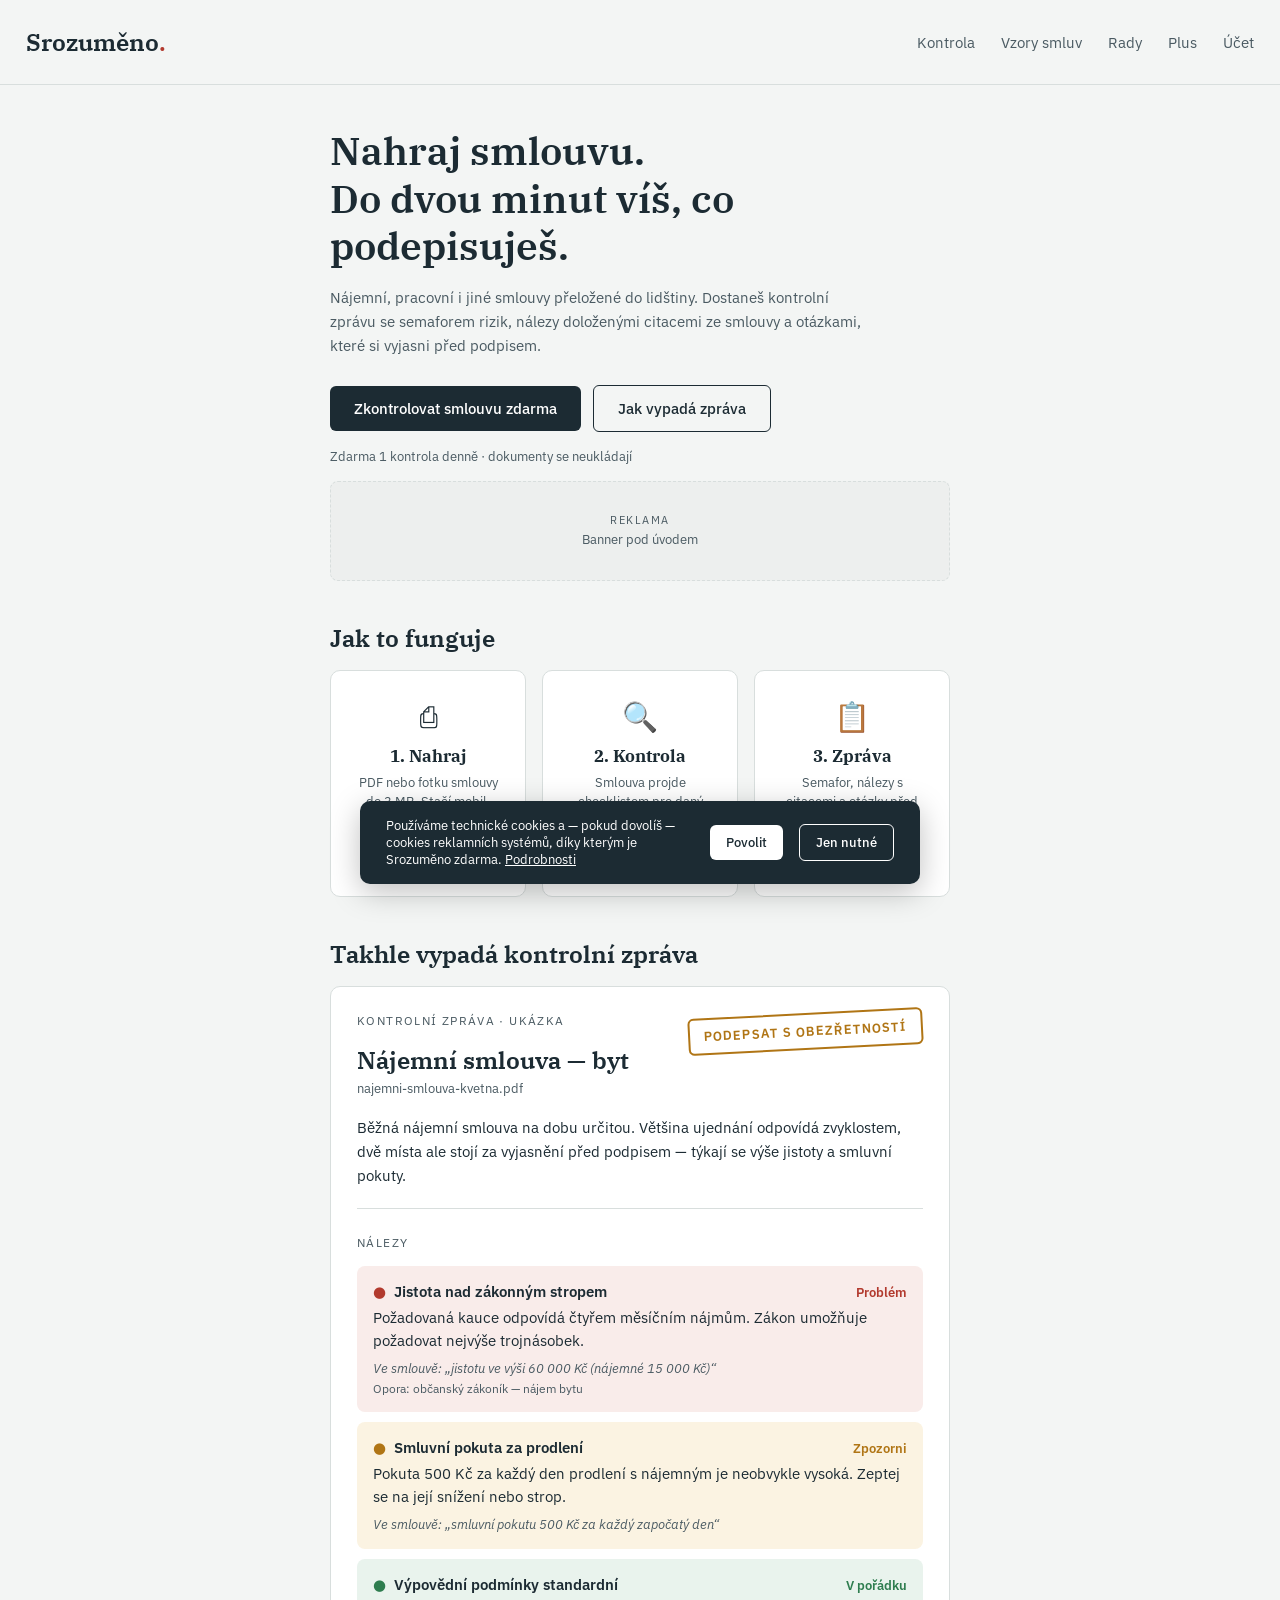
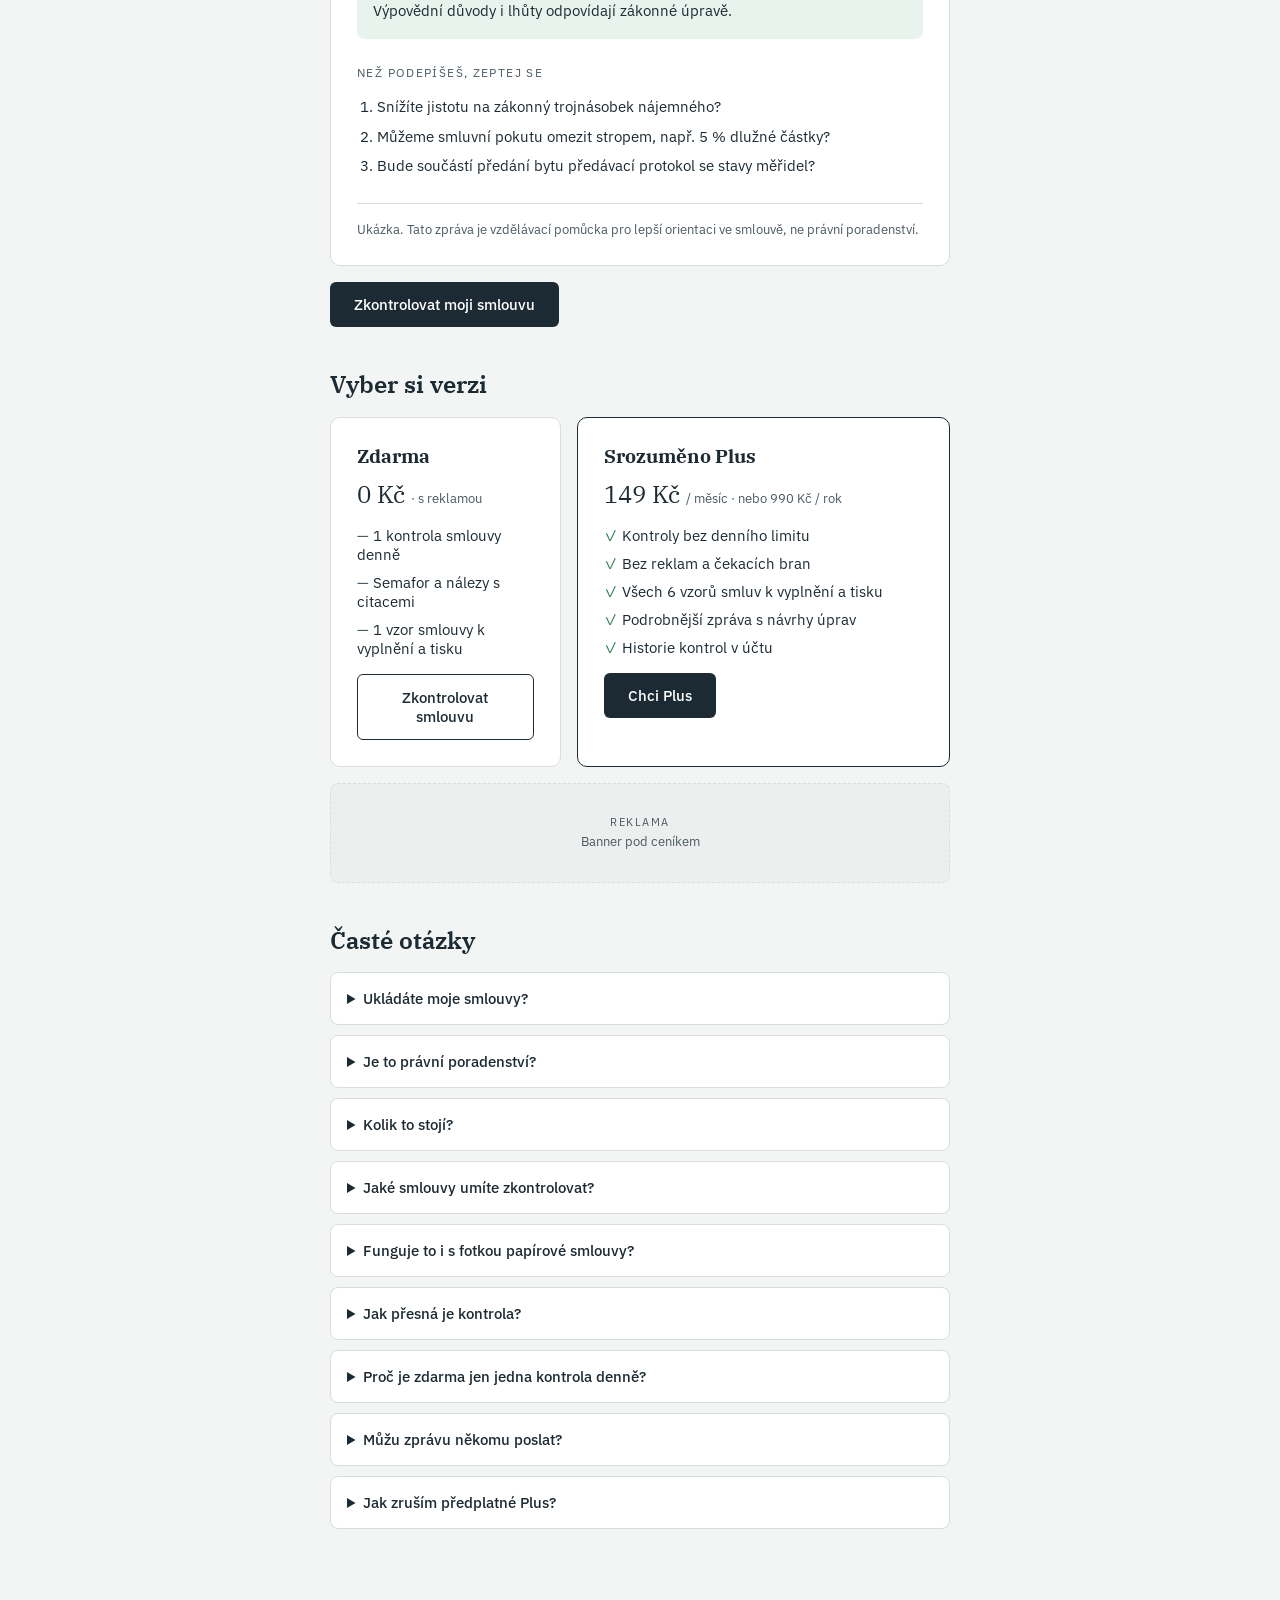
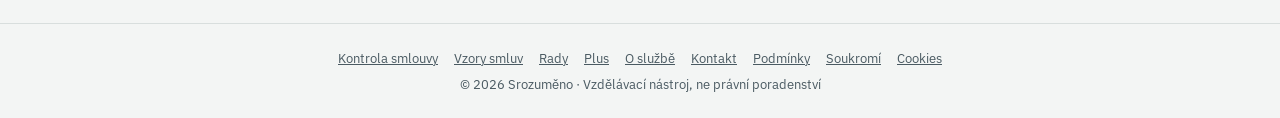
<file: index.html>
<!DOCTYPE html>
<html lang="cs">
<head>
<meta charset="utf-8" />
<meta name="viewport" content="width=device-width, initial-scale=1" />
<title>Srozuměno — kontrola smluv před podpisem | Nahraj smlouvu a věz, co podepisuješ</title>
<meta name="description" content="Nahraj nájemní, pracovní nebo jinou smlouvu a do dvou minut dostaneš srozumitelnou kontrolní zprávu: semafor rizik, nálezy s citacemi a otázky před podpisem. Zdarma." />
<link rel="preconnect" href="https://fonts.googleapis.com" />
<link href="https://fonts.googleapis.com/css2?family=IBM+Plex+Serif:wght@500;600&family=IBM+Plex+Sans:wght@400;500;600&display=swap" rel="stylesheet" />
<link rel="stylesheet" href="/assets/styl.css" />
<!-- TODO(REKLAMY): po schválení AdSense sem vlož kód sítě (ca-pub-…),
     načítej ho ale přes assets/spolecne.js až po souhlasu s cookies. -->
</head>
<body>

<header class="hlava">
  <a class="logo" href="/">Srozuměno<b>.</b></a>
  <nav>
    <a href="/kontrola">Kontrola</a>
    <a href="/vzory">Vzory smluv</a>
    <a href="/rady">Rady</a>
    <a href="/plus">Plus</a>
    <a href="/ucet">Účet</a>
  </nav>
</header>

<main>
  <h1>Nahraj smlouvu.<br />Do dvou minut víš, co podepisuješ.</h1>
  <p class="lede">Nájemní, pracovní i jiné smlouvy přeložené do lidštiny. Dostaneš kontrolní zprávu se semaforem rizik, nálezy doloženými citacemi ze smlouvy a otázkami, které si vyjasni před podpisem.</p>
  <p>
    <a class="btn" href="/kontrola">Zkontrolovat smlouvu zdarma</a>
    &nbsp;
    <a class="btn ghost" href="#ukazka">Jak vypadá zpráva</a>
  </p>
  <p class="hint">Zdarma 1 kontrola denně · dokumenty se neukládají</p>

  <!-- TODO(REKLAMY): banner pod hero -->
  <div class="ad-slot"><small>Reklama</small><span class="lbl">Banner pod úvodem</span></div>

  <h2 id="jak">Jak to funguje</h2>
  <div class="tri">
    <div class="krok"><div class="em">⎙</div><h3>1. Nahraj</h3><p>PDF nebo fotku smlouvy do 3 MB. Stačí mobil.</p></div>
    <div class="krok"><div class="em">🔍</div><h3>2. Kontrola</h3><p>Smlouva projde checklistem pro daný typ a porovná se s aktuálními pravidly.</p></div>
    <div class="krok"><div class="em">📋</div><h3>3. Zpráva</h3><p>Semafor, nálezy s citacemi a otázky před podpisem — srozumitelně, bez žargonu.</p></div>
  </div>

  <h2 id="ukazka">Takhle vypadá kontrolní zpráva</h2>
  <div class="card">
    <div style="display:flex;justify-content:space-between;align-items:flex-start;gap:18px;flex-wrap:wrap;margin-bottom:20px">
      <div>
        <div class="eyebrow" style="margin-top:0">Kontrolní zpráva · ukázka</div>
        <div style="font-family:'IBM Plex Serif',serif;font-weight:600;font-size:24px">Nájemní smlouva — byt</div>
        <div style="font-size:12.5px;color:var(--ink-soft);margin-top:4px">najemni-smlouva-kvetna.pdf</div>
      </div>
      <div class="stamp" style="color:var(--amber);border-color:var(--amber)">PODEPSAT S OBEZŘETNOSTÍ</div>
    </div>
    <p style="line-height:1.6;padding-bottom:20px;border-bottom:1px solid var(--line);margin-bottom:20px">Běžná nájemní smlouva na dobu určitou. Většina ujednání odpovídá zvyklostem, dvě místa ale stojí za vyjasnění před podpisem — týkají se výše jistoty a smluvní pokuty.</p>
    <div class="eyebrow">Nálezy</div>
    <div class="finding" style="background:var(--red-bg)">
      <div class="f-head"><span style="color:var(--red);margin-right:8px">●</span><span class="f-name">Jistota nad zákonným stropem</span><span class="f-lvl" style="color:var(--red)">Problém</span></div>
      <div class="f-body">Požadovaná kauce odpovídá čtyřem měsíčním nájmům. Zákon umožňuje požadovat nejvýše trojnásobek.</div>
      <div class="f-cite">Ve smlouvě: „jistotu ve výši 60 000 Kč (nájemné 15 000 Kč)“</div>
      <div class="f-law">Opora: občanský zákoník — nájem bytu</div>
    </div>
    <div class="finding" style="background:var(--amber-bg)">
      <div class="f-head"><span style="color:var(--amber);margin-right:8px">●</span><span class="f-name">Smluvní pokuta za prodlení</span><span class="f-lvl" style="color:var(--amber)">Zpozorni</span></div>
      <div class="f-body">Pokuta 500 Kč za každý den prodlení s nájemným je neobvykle vysoká. Zeptej se na její snížení nebo strop.</div>
      <div class="f-cite">Ve smlouvě: „smluvní pokutu 500 Kč za každý započatý den“</div>
    </div>
    <div class="finding" style="background:var(--green-bg)">
      <div class="f-head"><span style="color:var(--green);margin-right:8px">●</span><span class="f-name">Výpovědní podmínky standardní</span><span class="f-lvl" style="color:var(--green)">V pořádku</span></div>
      <div class="f-body">Výpovědní důvody i lhůty odpovídají zákonné úpravě.</div>
    </div>
    <div class="eyebrow">Než podepíšeš, zeptej se</div>
    <ol class="qs">
      <li>Snížíte jistotu na zákonný trojnásobek nájemného?</li>
      <li>Můžeme smluvní pokutu omezit stropem, např. 5 % dlužné částky?</li>
      <li>Bude součástí předání bytu předávací protokol se stavy měřidel?</li>
    </ol>
    <div class="disclaimer">Ukázka. Tato zpráva je vzdělávací pomůcka pro lepší orientaci ve smlouvě, ne právní poradenství.</div>
  </div>
  <p style="margin-top:var(--s2)"><a class="btn" href="/kontrola">Zkontrolovat moji smlouvu</a></p>

  <h2 id="cenik">Vyber si verzi</h2>
  <div class="plany">
    <div class="plan">
      <h3>Zdarma</h3>
      <div class="cena">0 Kč <small>· s reklamou</small></div>
      <ul>
        <li>1 kontrola smlouvy denně</li>
        <li>Semafor a nálezy s citacemi</li>
        <li>1 vzor smlouvy k vyplnění a tisku</li>
      </ul>
      <a class="btn ghost" href="/kontrola">Zkontrolovat smlouvu</a>
    </div>
    <div class="plan plus">
      <h3>Srozuměno Plus</h3>
      <div class="cena">149 Kč <small>/ měsíc · nebo 990 Kč / rok</small></div>
      <ul>
        <li>Kontroly bez denního limitu</li>
        <li>Bez reklam a čekacích bran</li>
        <li>Všech 6 vzorů smluv k vyplnění a tisku</li>
        <li>Podrobnější zpráva s návrhy úprav</li>
        <li>Historie kontrol v účtu</li>
      </ul>
      <a class="btn" href="/plus">Chci Plus</a>
    </div>
  </div>

  <!-- TODO(REKLAMY): banner pod ceníkem -->
  <div class="ad-slot"><small>Reklama</small><span class="lbl">Banner pod ceníkem</span></div>

  <h2 id="faq">Časté otázky</h2>
  <details><summary>Ukládáte moje smlouvy?</summary><p>Ne. Dokument slouží výhradně k vytvoření kontrolní zprávy a po jejím sestavení se zahazuje. V účtu Plus se ukládají jen metadata kontrol (datum, typ smlouvy, verdikt) — nikdy samotný dokument.</p></details>
  <details><summary>Je to právní poradenství?</summary><p>Ne. Srozuměno je vzdělávací nástroj, který ti pomůže smlouvě porozumět a vědět, na co se zeptat. U zásadních smluv doporučujeme konzultaci s advokátem — se zprávou v ruce bude rychlejší i levnější.</p></details>
  <details><summary>Kolik to stojí?</summary><p>Základní verze je zdarma — financují ji reklamy a je omezená na 1 kontrolu denně. Srozuměno Plus za 149 Kč měsíčně (nebo 990 Kč ročně) nemá limit, reklamy ani čekání a obsahuje všechny vzory smluv.</p></details>
  <details><summary>Jaké smlouvy umíte zkontrolovat?</summary><p>Nejlépe nájemní a podnájemní smlouvy, pracovní smlouvy, DPP/DPČ, spotřebitelské smlouvy (telco, energie, fitness, e-shopy), úvěry a půjčky a kupní smlouvy na movité věci. Jiné typy projdou obecnou kontrolou nevyvážených ujednání.</p></details>
  <details><summary>Funguje to i s fotkou papírové smlouvy?</summary><p>Ano — vyfoť všechny strany na výšku, při dobrém světle a tak, aby byl text ostrý. Nahrát můžeš PDF, JPG nebo PNG do 3 MB.</p></details>
  <details><summary>Jak přesná je kontrola?</summary><p>Každý nález musí být doložený citací z tvé smlouvy a opírá se o checklist pro daný typ smlouvy; zákonné limity se ověřují v aktuálním znění. Přesto jde o automatizovanou analýzu — může něco přehlédnout a nenahrazuje odborníka.</p></details>
  <details><summary>Proč je zdarma jen jedna kontrola denně?</summary><p>Každá kontrola nás stojí reálné peníze za zpracování. Reklamy pokryjí jednu kontrolu denně; kdo potřebuje víc, tomu je určený tarif Plus.</p></details>
  <details><summary>Můžu zprávu někomu poslat?</summary><p>Ano, zprávu si můžeš vytisknout (Ctrl+P vytiskne jen zprávu) nebo uložit přes tiskový dialog a poslat třeba druhé straně či právníkovi.</p></details>
  <details><summary>Jak zruším předplatné Plus?</summary><p>Kdykoli v sekci Účet jedním tlačítkem, bez výpovědní lhůty. Předplatné doběhne do konce zaplaceného období.</p></details>
</main>

<footer class="pata">
  <div class="odkazy">
    <a href="/kontrola">Kontrola smlouvy</a>
    <a href="/vzory">Vzory smluv</a>
    <a href="/rady">Rady</a>
    <a href="/plus">Plus</a>
    <a href="/o-sluzbe">O službě</a>
    <a href="/kontakt">Kontakt</a>
    <a href="/podminky">Podmínky</a>
    <a href="/soukromi">Soukromí</a>
    <a href="/cookies">Cookies</a>
  </div>
  © <span data-rok></span> Srozuměno · Vzdělávací nástroj, ne právní poradenství
</footer>

<script src="/assets/spolecne.js"></script>
</body>
</html>
</file>
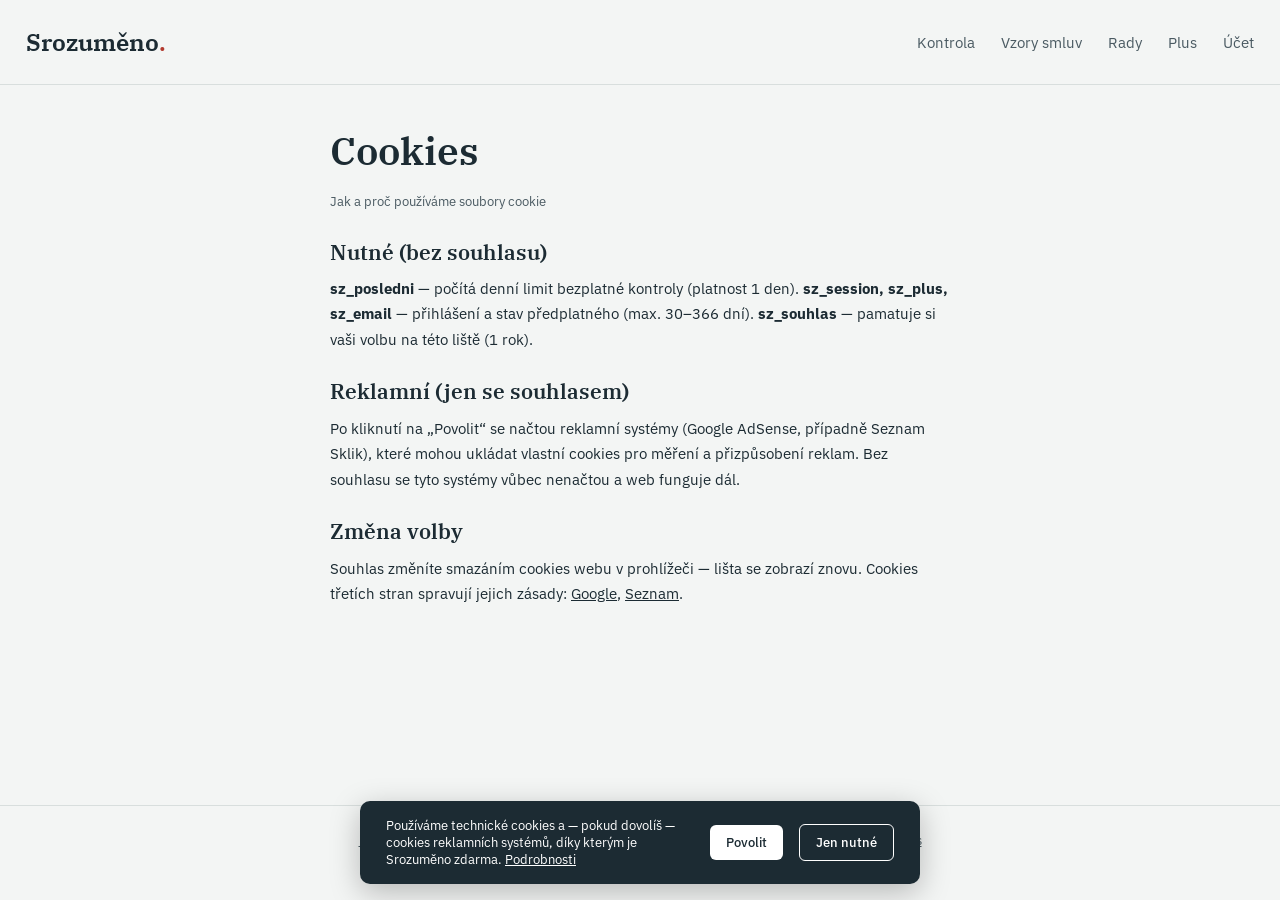
<file: cookies.html>
<!DOCTYPE html>
<html lang="cs">
<head>
<meta charset="utf-8" />
<meta name="viewport" content="width=device-width, initial-scale=1" />
<title>Cookies — Srozuměno</title>
<meta name="description" content="Jaké cookies Srozuměno používá: nutné pro provoz a reklamní jen s vaším souhlasem." />
<link rel="preconnect" href="https://fonts.googleapis.com" />
<link href="https://fonts.googleapis.com/css2?family=IBM+Plex+Serif:wght@500;600&family=IBM+Plex+Sans:wght@400;500;600&display=swap" rel="stylesheet" />
<link rel="stylesheet" href="/assets/styl.css" />
</head>
<body>
<header class="hlava">
  <a class="logo" href="/">Srozuměno<b>.</b></a>
  <nav>
    <a href="/kontrola">Kontrola</a>
    <a href="/vzory">Vzory smluv</a>
    <a href="/rady">Rady</a>
    <a href="/plus">Plus</a>
    <a href="/ucet">Účet</a>
  </nav>
</header>
<main class="clanek">
<h1>Cookies</h1>
<p class="meta">Jak a proč používáme soubory cookie</p>
<h2>Nutné (bez souhlasu)</h2>
<p><b>sz_posledni</b> — počítá denní limit bezplatné kontroly (platnost 1 den). <b>sz_session, sz_plus, sz_email</b> — přihlášení a stav předplatného (max. 30–366 dní). <b>sz_souhlas</b> — pamatuje si vaši volbu na této liště (1 rok).</p>
<h2>Reklamní (jen se souhlasem)</h2>
<p>Po kliknutí na „Povolit“ se načtou reklamní systémy (Google AdSense, případně Seznam Sklik), které mohou ukládat vlastní cookies pro měření a přizpůsobení reklam. Bez souhlasu se tyto systémy vůbec nenačtou a web funguje dál.</p>
<h2>Změna volby</h2>
<p>Souhlas změníte smazáním cookies webu v prohlížeči — lišta se zobrazí znovu. Cookies třetích stran spravují jejich zásady: <a href="https://policies.google.com/technologies/cookies" rel="noopener">Google</a>, <a href="https://www.seznam.cz/reklama/cz/obsahovy-web" rel="noopener">Seznam</a>.</p>
</main>
<footer class="pata">
  <div class="odkazy"><a href="/">Domů</a><a href="/kontrola">Kontrola</a><a href="/vzory">Vzory smluv</a><a href="/rady">Rady</a><a href="/o-sluzbe">O službě</a><a href="/kontakt">Kontakt</a><a href="/podminky">Podmínky</a><a href="/soukromi">Soukromí</a><a href="/cookies">Cookies</a></div>
  © <span data-rok></span> Srozuměno · Vzdělávací nástroj, ne právní poradenství
</footer>
<script src="/assets/spolecne.js"></script>
</body>
</html>
</file>
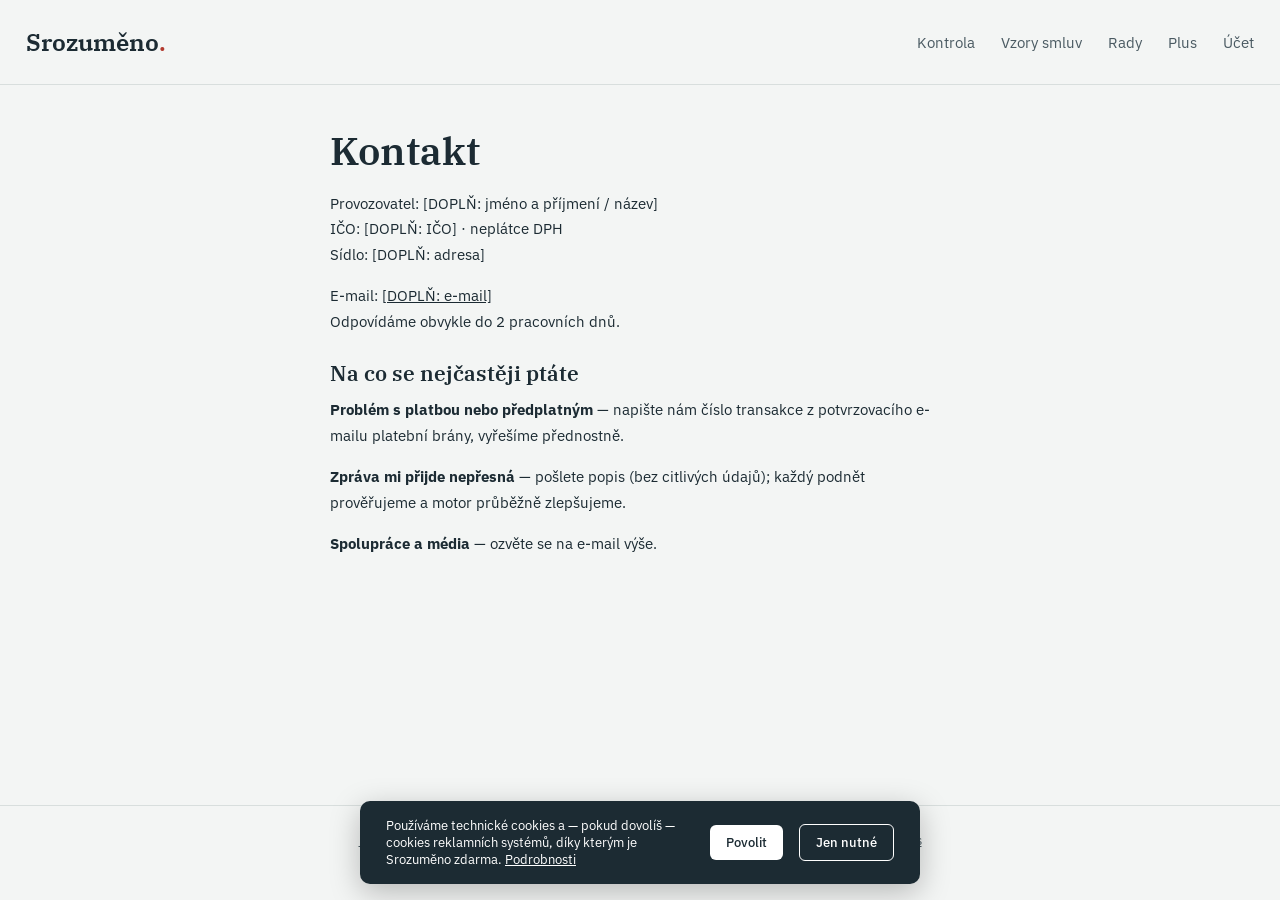
<file: kontakt.html>
<!DOCTYPE html>
<html lang="cs">
<head>
<meta charset="utf-8" />
<meta name="viewport" content="width=device-width, initial-scale=1" />
<title>Kontakt — Srozuměno</title>
<meta name="description" content="Kontakt na provozovatele služby Srozuměno." />
<link rel="preconnect" href="https://fonts.googleapis.com" />
<link href="https://fonts.googleapis.com/css2?family=IBM+Plex+Serif:wght@500;600&family=IBM+Plex+Sans:wght@400;500;600&display=swap" rel="stylesheet" />
<link rel="stylesheet" href="/assets/styl.css" />
</head>
<body>
<header class="hlava">
  <a class="logo" href="/">Srozuměno<b>.</b></a>
  <nav>
    <a href="/kontrola">Kontrola</a>
    <a href="/vzory">Vzory smluv</a>
    <a href="/rady">Rady</a>
    <a href="/plus">Plus</a>
    <a href="/ucet">Účet</a>
  </nav>
</header>
<main class="clanek">
<h1>Kontakt</h1>
<p>Provozovatel: [DOPLŇ: jméno a příjmení / název]<br>IČO: [DOPLŇ: IČO] · neplátce DPH<br>Sídlo: [DOPLŇ: adresa]</p>
<p>E-mail: <a href="mailto:[DOPLŇ: e-mail]">[DOPLŇ: e-mail]</a><br>Odpovídáme obvykle do 2 pracovních dnů.</p>
<h2>Na co se nejčastěji ptáte</h2>
<p><b>Problém s platbou nebo předplatným</b> — napište nám číslo transakce z potvrzovacího e-mailu platební brány, vyřešíme přednostně.</p>
<p><b>Zpráva mi přijde nepřesná</b> — pošlete popis (bez citlivých údajů); každý podnět prověřujeme a motor průběžně zlepšujeme.</p>
<p><b>Spolupráce a média</b> — ozvěte se na e-mail výše.</p>
</main>
<footer class="pata">
  <div class="odkazy"><a href="/">Domů</a><a href="/kontrola">Kontrola</a><a href="/vzory">Vzory smluv</a><a href="/rady">Rady</a><a href="/o-sluzbe">O službě</a><a href="/kontakt">Kontakt</a><a href="/podminky">Podmínky</a><a href="/soukromi">Soukromí</a><a href="/cookies">Cookies</a></div>
  © <span data-rok></span> Srozuměno · Vzdělávací nástroj, ne právní poradenství
</footer>
<script src="/assets/spolecne.js"></script>
</body>
</html>
</file>
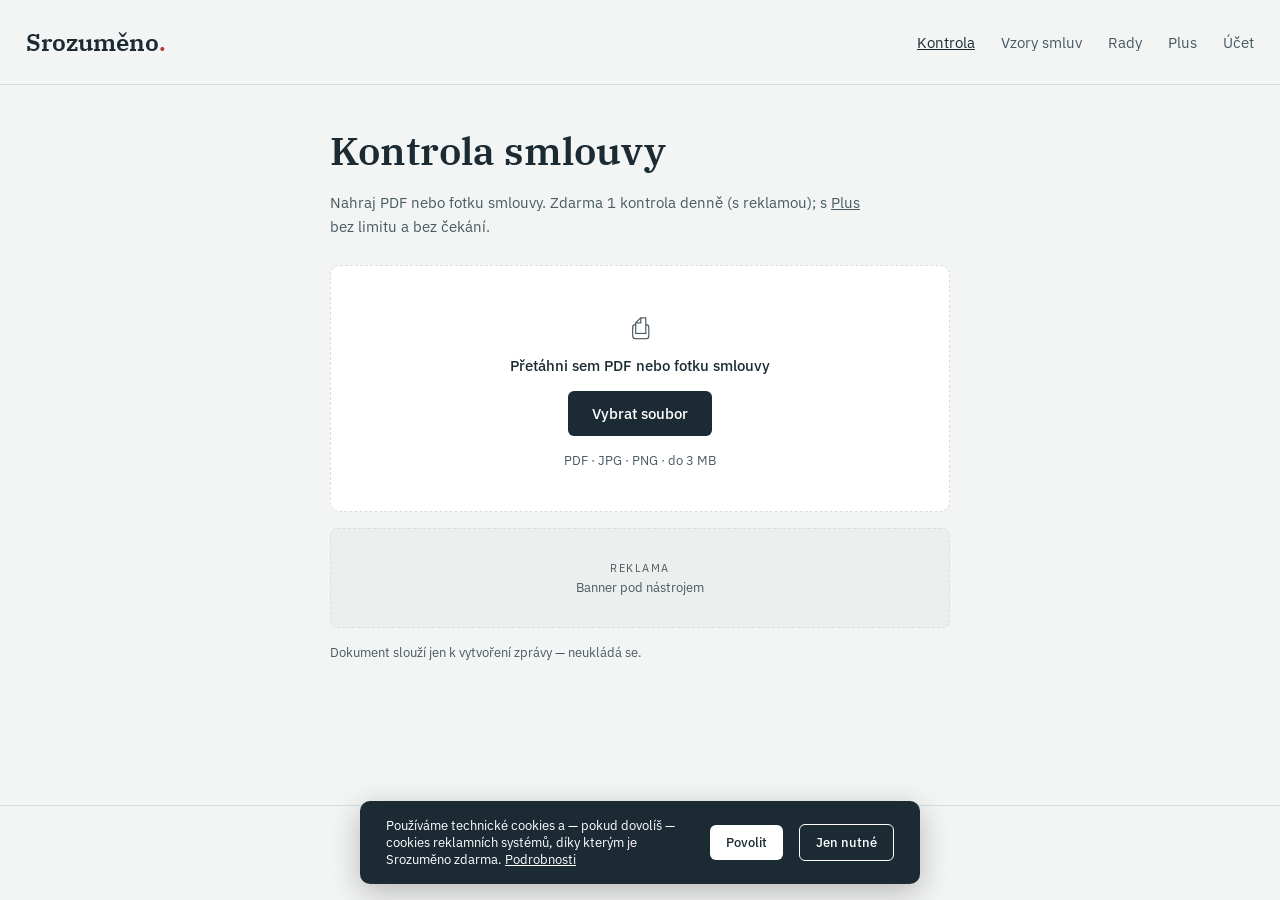
<file: kontrola.html>
<!DOCTYPE html>
<html lang="cs">
<head>
<meta charset="utf-8" />
<meta name="viewport" content="width=device-width, initial-scale=1" />
<title>Kontrola smlouvy — Srozuměno</title>
<meta name="description" content="Nahraj smlouvu (PDF nebo fotku) a dostaneš kontrolní zprávu: semafor rizik, nálezy s citacemi a otázky před podpisem." />
<link rel="preconnect" href="https://fonts.googleapis.com" />
<link href="https://fonts.googleapis.com/css2?family=IBM+Plex+Serif:wght@500;600&family=IBM+Plex+Sans:wght@400;500;600&display=swap" rel="stylesheet" />
<link rel="stylesheet" href="/assets/styl.css" />
</head>
<body>

<header class="hlava">
  <a class="logo" href="/">Srozuměno<b>.</b></a>
  <nav>
    <a href="/kontrola" aria-current="page">Kontrola</a>
    <a href="/vzory">Vzory smluv</a>
    <a href="/rady">Rady</a>
    <a href="/plus">Plus</a>
    <a href="/ucet">Účet</a>
  </nav>
</header>

<!-- ── NAHRÁNÍ ── -->
<main id="scr-upload">
  <h1>Kontrola smlouvy</h1>
  <p class="lede">Nahraj PDF nebo fotku smlouvy. Zdarma 1 kontrola denně (s reklamou); s <a href="/plus">Plus</a> bez limitu a bez čekání.</p>
  <div class="drop" id="drop">
    <div style="font-size:29px;color:var(--ink-soft);margin-bottom:var(--s1)">⎙</div>
    <div style="font-weight:500;margin-bottom:var(--s2)">Přetáhni sem PDF nebo fotku smlouvy</div>
    <button class="btn" id="pick">Vybrat soubor</button>
    <input type="file" id="file" accept=".pdf,.png,.jpg,.jpeg,.webp" style="display:none" />
    <div class="hint">PDF · JPG · PNG · do 3 MB</div>
  </div>
  <!-- TODO(REKLAMY): banner pod nástrojem -->
  <div class="ad-slot"><small>Reklama</small><span class="lbl">Banner pod nástrojem</span></div>
  <p class="hint">Dokument slouží jen k vytvoření zprávy — neukládá se.</p>
</main>

<!-- ── BRÁNA PŘED SPUŠTĚNÍM (jen Zdarma) ── -->
<main id="scr-gate" class="hidden">
  <div class="card center">
    <div style="font-family:'IBM Plex Serif',serif;font-weight:600;font-size:20px;margin-bottom:4px">Kontrola se připravuje</div>
    <p style="color:var(--ink-soft);font-size:14.5px;margin-bottom:6px" id="gate-file"></p>
    <!-- TODO(REKLAMY): velký formát 300×250 -->
    <div class="ad-slot big"><small>Reklama</small><span class="lbl">Velký formát před spuštěním</span></div>
    <div class="ad-slot" style="min-height:90px"><small>Reklama</small><span class="lbl">Doplňkový banner</span></div>
    <button class="btn" id="gate-btn" disabled>Spustit kontrolu za 6 s</button>
  </div>
</main>

<!-- ── ANALÝZA ── -->
<main id="scr-loading" class="hidden">
  <div class="card">
    <div style="font-weight:600;margin-bottom:var(--s2);font-size:15px" id="load-file"></div>
    <div class="step"><div class="ico"><span data-anim="list">📄</span></div>Načítám dokument…</div>
    <div class="step"><div class="ico"><span data-anim="lupa">🔍</span></div>Určuji typ smlouvy a procházím checklist…</div>
    <div class="step"><div class="ico"><span data-anim="vahy">⚖️</span></div>Ověřuji zákonné limity v aktuálním znění…</div>
    <div class="step"><div class="ico"><span data-anim="pero">✍️</span></div>Dokládám nálezy citacemi ze smlouvy…</div>
    <div class="step"><div class="ico"><span data-anim="razitko">📋</span></div>Sestavuji kontrolní zprávu…</div>
    <div class="pruh"><i></i></div>
    <!-- TODO(REKLAMY): banner při čekání -->
    <div class="ad-slot" style="margin-top:var(--s3)"><small>Reklama</small><span class="lbl">Banner při čekání</span></div>
  </div>
</main>

<!-- ── BRÁNA PŘED ZPRÁVOU (jen Zdarma) ── -->
<main id="scr-unlock" class="hidden">
  <div class="card center">
    <div style="font-family:'IBM Plex Serif',serif;font-weight:600;font-size:20px;margin-bottom:4px">Zpráva je hotová</div>
    <p style="color:var(--ink-soft);font-size:14.5px;margin-bottom:6px">Zobrazení zprávy je zdarma díky reklamě.</p>
    <!-- TODO(REKLAMY): velký formát 300×250 -->
    <div class="ad-slot big"><small>Reklama</small><span class="lbl">Velký formát před zprávou</span></div>
    <button class="btn" id="unlock-btn" disabled>Zobrazit zprávu za 6 s</button>
  </div>
</main>

<!-- ── ZPRÁVA ── -->
<main id="scr-report" class="hidden" style="max-width:720px">
  <div class="card tisknout" id="report"></div>
  <!-- TODO(REKLAMY): banner pod zprávou -->
  <div class="ad-slot"><small>Reklama</small><span class="lbl">Banner pod zprávou</span></div>
  <p style="margin-top:8px;display:flex;gap:10px;flex-wrap:wrap">
    <button class="btn" onclick="location.reload()">Zkontrolovat další smlouvu</button>
    <button class="btn ghost" onclick="window.print()">🖨 Vytisknout zprávu</button>
  </p>
</main>

<!-- ── LIMIT / CHYBA ── -->
<main id="scr-msg" class="hidden">
  <div class="card" id="msg-card">
    <div style="font-family:'IBM Plex Serif',serif;font-weight:600;font-size:19px;margin-bottom:8px" id="msg-title"></div>
    <p style="color:var(--ink-soft);line-height:1.55" id="msg-text"></p>
    <p id="msg-plus" class="hidden" style="margin-top:var(--s2)"><a class="btn" href="/plus">Kontroly bez limitu s Plus</a></p>
    <div class="ad-slot"><small>Reklama</small><span class="lbl">Banner</span></div>
    <button class="btn ghost" onclick="location.reload()">Zpět</button>
  </div>
</main>

<footer class="pata">
  <div class="odkazy">
    <a href="/">Domů</a><a href="/vzory">Vzory smluv</a><a href="/rady">Rady</a><a href="/plus">Plus</a><a href="/podminky">Podmínky</a><a href="/soukromi">Soukromí</a>
  </div>
  © <span data-rok></span> Srozuměno · Vzdělávací nástroj, ne právní poradenství
</footer>

<script src="/assets/spolecne.js"></script>
<script>
const LEVEL={zelena:{c:"var(--green)",bg:"var(--green-bg)",l:"V pořádku"},zluta:{c:"var(--amber)",bg:"var(--amber-bg)",l:"Zpozorni"},cervena:{c:"var(--red)",bg:"var(--red-bg)",l:"Problém"}};
const VERDICT={zelena:{t:"BEZ VÁŽNÝCH RIZIK",c:"var(--green)"},zluta:{t:"PODEPSAT S OBEZŘETNOSTÍ",c:"var(--amber)"},cervena:{t:"NEPODEPISUJ BEZ ÚPRAV",c:"var(--red)"}};
const GATE_S=6;
const jePlus=document.body.classList.contains("plus"); // Plus: bez bran a reklam
const scr=(id)=>{["upload","gate","loading","unlock","report","msg"].forEach(s=>document.getElementById("scr-"+s).classList.toggle("hidden",s!==id));window.scrollTo(0,0);};
const esc=(s)=>String(s??"").replace(/[&<>"]/g,c=>({"&":"&amp;","<":"&lt;",">":"&gt;",'"':"&quot;"}[c]));
let pending=null;

function countdown(btnId,label,done){const btn=document.getElementById(btnId);let c=GATE_S;btn.disabled=true;btn.textContent=`${label} za ${c} s`;
  const t=setInterval(()=>{c--;if(c<=0){clearInterval(t);btn.disabled=false;btn.textContent=label;btn.onclick=done;}else btn.textContent=`${label} za ${c} s`;},1000);}

function showMsg(title,text,cls,nabidniPlus){document.getElementById("msg-title").textContent=title;document.getElementById("msg-text").textContent=text;
  document.getElementById("msg-card").className="card "+(cls||"err");
  document.getElementById("msg-plus").classList.toggle("hidden",!nabidniPlus);scr("msg");}

function choose(file){
  if(!file)return;
  const ok=["application/pdf","image/png","image/jpeg","image/webp"];
  if(!ok.includes(file.type))return showMsg("Kontrola se nezdařila","Nahraj prosím smlouvu jako PDF nebo fotku (JPG, PNG).");
  if(file.size>3*1024*1024)return showMsg("Soubor je moc velký","Limit jsou 3 MB. Zkus menší sken nebo jen podstatné stránky smlouvy.");
  pending=file;
  if(jePlus){run();return;} // Plus: rovnou na analýzu
  document.getElementById("gate-file").textContent=file.name+" · Díky reklamě je Srozuměno zdarma.";
  scr("gate");countdown("gate-btn","Spustit kontrolu",run);
}

async function run(){
  const file=pending;if(!file)return;
  document.getElementById("load-file").textContent=file.name;
  scr("loading");
  const steps=[...document.querySelectorAll(".step")];
  steps.forEach(s=>s.classList.remove("on","done"));
  let step=0;steps[0].classList.add("on");
  const tick=setInterval(()=>{if(step<steps.length-1){steps[step].classList.remove("on");steps[step].classList.add("done");step++;steps[step].classList.add("on");}},3200);
  try{
    const base64=await new Promise((res,rej)=>{const r=new FileReader();r.onload=()=>res(r.result.split(",")[1]);r.onerror=()=>rej(new Error("čtení"));r.readAsDataURL(file);});
    const resp=await fetch("/api/kontrola",{method:"POST",headers:{"content-type":"application/json"},body:JSON.stringify({media_type:file.type,data:base64})});
    let data=null;try{data=await resp.json();}catch(_){}
    clearInterval(tick);
    if(resp.status===404)return showMsg("Backend nenalezen (404)","Adresa /api/kontrola neexistuje — v projektu musí být složka api. Viz NAVOD.md.");
    if(!data)return showMsg("Server odpověděl chybou "+resp.status,"Zkus to znovu; pokud chyba trvá, zkontroluj Vercel → Deployments → Logs.");
    if(resp.status===429||data.chyba==="LIMIT")return showMsg("Denní limit vyčerpán",data.zprava||"Zdarma je 1 kontrola denně. Další můžeš udělat zítra.","lim",true);
    if(!resp.ok||data.chyba)return showMsg("Kontrola se nezdařila",data.chyba||"Zkus to prosím znovu.");
    render(data,file.name);
    if(jePlus){scr("report");return;} // Plus: bez brány před zprávou
    scr("unlock");countdown("unlock-btn","Zobrazit kontrolní zprávu",()=>scr("report"));
  }catch(e){clearInterval(tick);console.error(e);showMsg("Kontrola se nezdařila","Spojení se nezdařilo. Zkontroluj internet a zkus to znovu.");}
}

function render(rep,fname){
  const v=VERDICT[rep.celkove_hodnoceni]||{t:"VYHODNOCENO",c:"var(--ink)"};
  let h=`<div style="display:flex;justify-content:space-between;align-items:flex-start;gap:18px;flex-wrap:wrap;margin-bottom:20px">
    <div><div class="eyebrow" style="margin-top:0">Kontrolní zpráva</div>
    <div style="font-family:'IBM Plex Serif',serif;font-weight:600;font-size:24px;line-height:1.2">${esc(rep.typ_smlouvy)}</div>
    <div style="font-size:12.5px;color:var(--ink-soft);margin-top:4px">${esc(fname)}</div></div>
    <div class="stamp" style="color:${v.c};border-color:${v.c}">${v.t}</div></div>
    <p style="line-height:1.6;padding-bottom:20px;border-bottom:1px solid var(--line);margin-bottom:20px">${esc(rep.shrnuti)}</p>
    <div class="eyebrow">Nálezy</div>`;
  (rep.nalezy||[]).forEach((n,i)=>{
    const lv=LEVEL[n.uroven]||LEVEL.zluta;
    h+=`<div class="finding" style="background:${lv.bg}">
      <div class="f-head"><span style="color:${lv.c};margin-right:8px">●</span>
      <span class="f-name">${esc(n.nazev)}</span><span class="f-lvl" style="color:${lv.c}">${lv.l}</span></div>
      <div class="f-body">${esc(n.vysvetleni)}</div>
      ${n.citace?`<div class="f-cite">Ve smlouvě: „${esc(n.citace)}“</div>`:""}
      ${n.pravni_opora?`<div class="f-law">Opora: ${esc(n.pravni_opora)}</div>`:""}</div>`;
    if((i===1||i===3)&&(rep.nalezy.length>i+1))h+=`<div class="ad-slot"><small>Reklama</small><span class="lbl">Reklama v obsahu zprávy</span></div>`;
  });
  if(rep.otazky&&rep.otazky.length){h+=`<div class="eyebrow">Než podepíšeš, zeptej se</div><ol class="qs">`+rep.otazky.map(q=>`<li>${esc(q)}</li>`).join("")+`</ol>`;}
  h+=`<div class="disclaimer">Tato zpráva je vzdělávací pomůcka pro lepší orientaci ve smlouvě, ne právní poradenství. U zásadních smluv se poraď s advokátem.</div>`;
  document.getElementById("report").innerHTML=h;
}

const drop=document.getElementById("drop");
document.getElementById("pick").onclick=()=>document.getElementById("file").click();
document.getElementById("file").onchange=(e)=>choose(e.target.files[0]);
drop.addEventListener("dragover",e=>{e.preventDefault();drop.classList.add("over");});
drop.addEventListener("dragleave",()=>drop.classList.remove("over"));
drop.addEventListener("drop",e=>{e.preventDefault();drop.classList.remove("over");choose(e.dataTransfer.files[0]);});
</script>
</body>
</html>
</file>
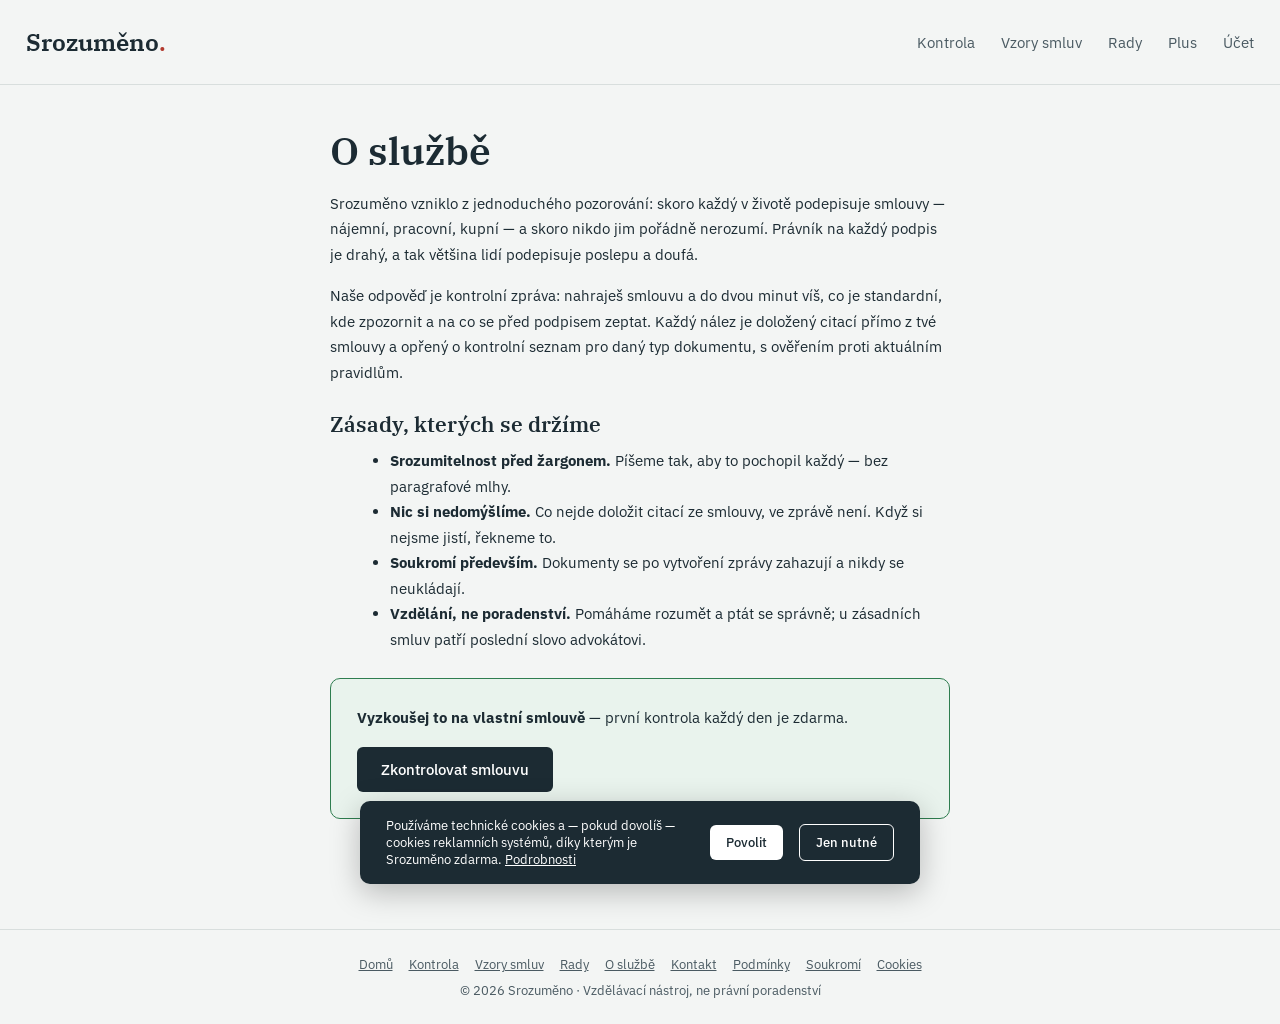
<file: o-sluzbe.html>
<!DOCTYPE html>
<html lang="cs">
<head>
<meta charset="utf-8" />
<meta name="viewport" content="width=device-width, initial-scale=1" />
<title>O službě — Srozuměno</title>
<meta name="description" content="Proč Srozuměno vzniklo a jakých zásad se držíme: srozumitelnost, doložitelnost, soukromí." />
<link rel="preconnect" href="https://fonts.googleapis.com" />
<link href="https://fonts.googleapis.com/css2?family=IBM+Plex+Serif:wght@500;600&family=IBM+Plex+Sans:wght@400;500;600&display=swap" rel="stylesheet" />
<link rel="stylesheet" href="/assets/styl.css" />
</head>
<body>
<header class="hlava">
  <a class="logo" href="/">Srozuměno<b>.</b></a>
  <nav>
    <a href="/kontrola">Kontrola</a>
    <a href="/vzory">Vzory smluv</a>
    <a href="/rady">Rady</a>
    <a href="/plus">Plus</a>
    <a href="/ucet">Účet</a>
  </nav>
</header>
<main class="clanek">
<h1>O službě</h1>
<p>Srozuměno vzniklo z jednoduchého pozorování: skoro každý v životě podepisuje smlouvy — nájemní, pracovní, kupní — a skoro nikdo jim pořádně nerozumí. Právník na každý podpis je drahý, a tak většina lidí podepisuje poslepu a doufá.</p>
<p>Naše odpověď je kontrolní zpráva: nahraješ smlouvu a do dvou minut víš, co je standardní, kde zpozornit a na co se před podpisem zeptat. Každý nález je doložený citací přímo z tvé smlouvy a opřený o kontrolní seznam pro daný typ dokumentu, s ověřením proti aktuálním pravidlům.</p>
<h2>Zásady, kterých se držíme</h2>
<ul>
<li><b>Srozumitelnost před žargonem.</b> Píšeme tak, aby to pochopil každý — bez paragrafové mlhy.</li>
<li><b>Nic si nedomýšlíme.</b> Co nejde doložit citací ze smlouvy, ve zprávě není. Když si nejsme jistí, řekneme to.</li>
<li><b>Soukromí především.</b> Dokumenty se po vytvoření zprávy zahazují a nikdy se neukládají.</li>
<li><b>Vzdělání, ne poradenství.</b> Pomáháme rozumět a ptát se správně; u zásadních smluv patří poslední slovo advokátovi.</li>
</ul>
<div class="cta-box"><p><b>Vyzkoušej to na vlastní smlouvě</b> — první kontrola každý den je zdarma.</p><a class="btn" href="/kontrola">Zkontrolovat smlouvu</a></div>
</main>
<footer class="pata">
  <div class="odkazy"><a href="/">Domů</a><a href="/kontrola">Kontrola</a><a href="/vzory">Vzory smluv</a><a href="/rady">Rady</a><a href="/o-sluzbe">O službě</a><a href="/kontakt">Kontakt</a><a href="/podminky">Podmínky</a><a href="/soukromi">Soukromí</a><a href="/cookies">Cookies</a></div>
  © <span data-rok></span> Srozuměno · Vzdělávací nástroj, ne právní poradenství
</footer>
<script src="/assets/spolecne.js"></script>
</body>
</html>
</file>
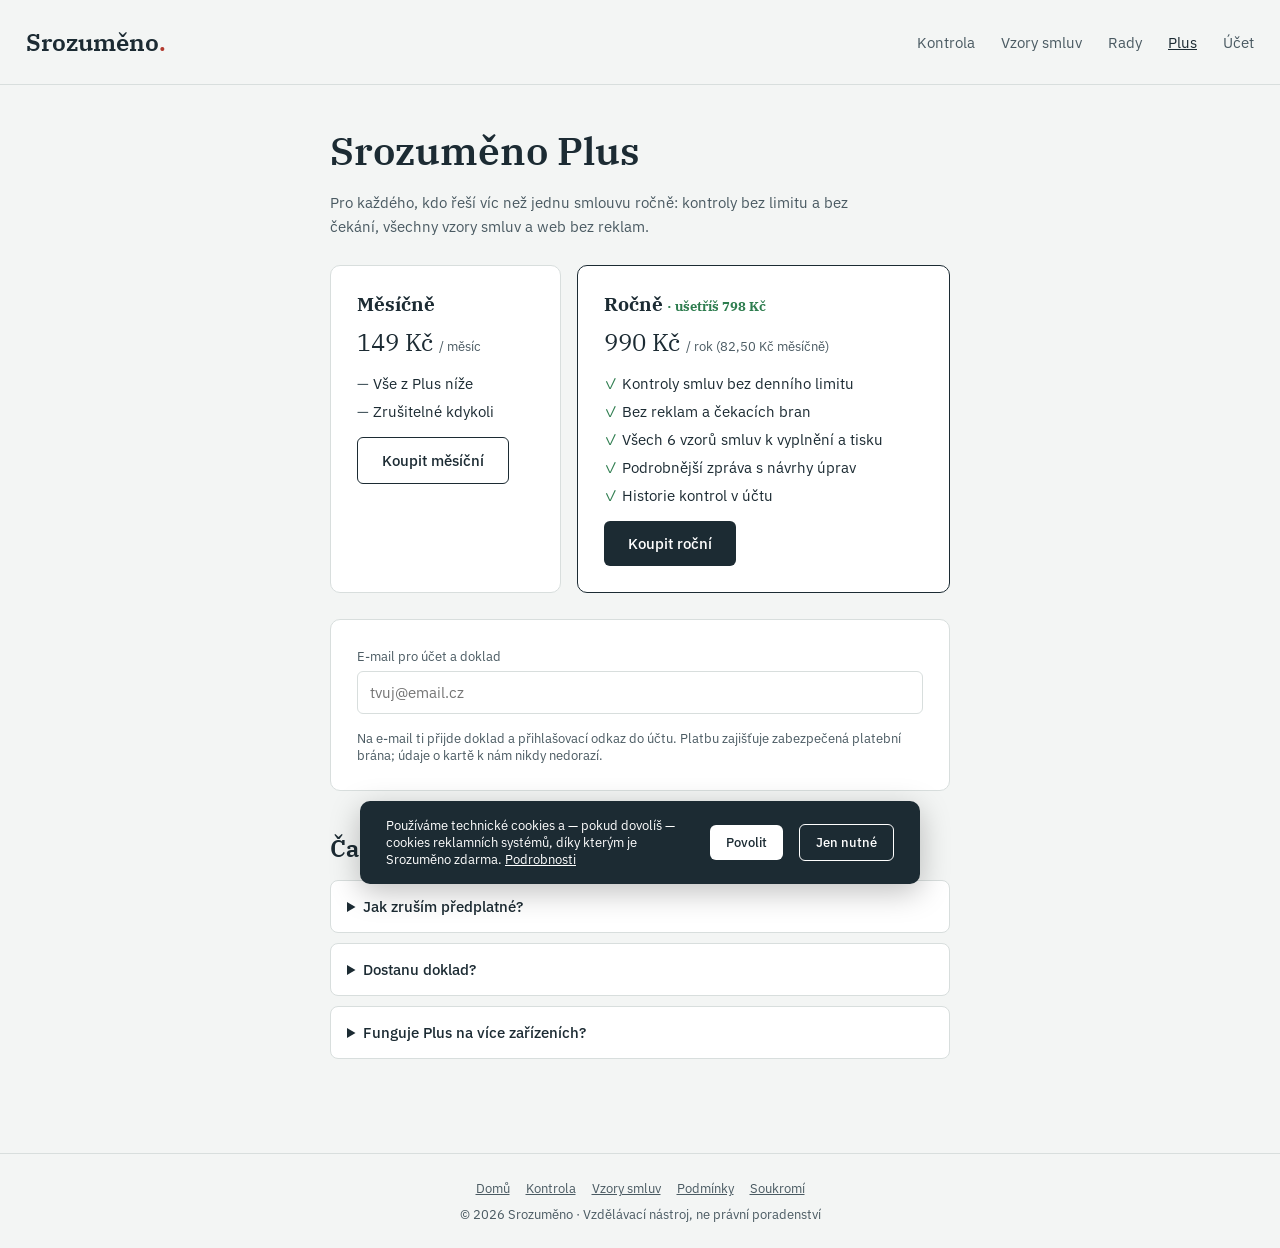
<file: plus.html>
<!DOCTYPE html>
<html lang="cs">
<head>
<meta charset="utf-8" />
<meta name="viewport" content="width=device-width, initial-scale=1" />
<title>Srozuměno Plus — kontroly bez limitu, vzory smluv, bez reklam</title>
<meta name="description" content="Srozuměno Plus za 149 Kč měsíčně nebo 990 Kč ročně: kontroly smluv bez limitu, všech 6 vzorů k vyplnění a tisku, bez reklam a čekání." />
<link rel="preconnect" href="https://fonts.googleapis.com" />
<link href="https://fonts.googleapis.com/css2?family=IBM+Plex+Serif:wght@500;600&family=IBM+Plex+Sans:wght@400;500;600&display=swap" rel="stylesheet" />
<link rel="stylesheet" href="/assets/styl.css" />
</head>
<body>

<header class="hlava">
  <a class="logo" href="/">Srozuměno<b>.</b></a>
  <nav>
    <a href="/kontrola">Kontrola</a>
    <a href="/vzory">Vzory smluv</a>
    <a href="/rady">Rady</a>
    <a href="/plus" aria-current="page">Plus</a>
    <a href="/ucet">Účet</a>
  </nav>
</header>

<main>
  <h1>Srozuměno Plus</h1>
  <p class="lede">Pro každého, kdo řeší víc než jednu smlouvu ročně: kontroly bez limitu a bez čekání, všechny vzory smluv a web bez reklam.</p>

  <div id="hlaska" class="hidden card lim" style="margin-bottom:var(--s3)"><p id="hlaska-text" style="color:var(--ink-soft)"></p></div>

  <div class="plany">
    <div class="plan">
      <h3>Měsíčně</h3>
      <div class="cena">149 Kč <small>/ měsíc</small></div>
      <ul>
        <li>Vše z Plus níže</li>
        <li>Zrušitelné kdykoli</li>
      </ul>
      <button class="btn ghost" onclick="koupit('mesic')">Koupit měsíční</button>
    </div>
    <div class="plan plus">
      <h3>Ročně <span style="color:var(--green);font-size:13px">· ušetříš 798 Kč</span></h3>
      <div class="cena">990 Kč <small>/ rok (82,50 Kč měsíčně)</small></div>
      <ul>
        <li>Kontroly smluv bez denního limitu</li>
        <li>Bez reklam a čekacích bran</li>
        <li>Všech 6 vzorů smluv k vyplnění a tisku</li>
        <li>Podrobnější zpráva s návrhy úprav</li>
        <li>Historie kontrol v účtu</li>
      </ul>
      <button class="btn" onclick="koupit('rok')">Koupit roční</button>
    </div>
  </div>

  <div class="card" style="margin-top:var(--s3)">
    <label for="email" style="font-size:12.5px;color:var(--ink-soft)">E-mail pro účet a doklad</label>
    <input id="email" type="email" placeholder="tvuj@email.cz" style="width:100%;border:1px solid var(--line);border-radius:6px;padding:11px 12px;font-size:15px;font-family:inherit;margin-top:6px" />
    <p class="hint">Na e-mail ti přijde doklad a přihlašovací odkaz do účtu. Platbu zajišťuje zabezpečená platební brána; údaje o kartě k nám nikdy nedorazí.</p>
  </div>

  <h2>Časté otázky k Plus</h2>
  <details><summary>Jak zruším předplatné?</summary><p>Kdykoli v sekci Účet jedním tlačítkem. Zaplacené období doběhne, další platba už neproběhne.</p></details>
  <details><summary>Dostanu doklad?</summary><p>Ano, potvrzení o platbě přijde automaticky e-mailem od platební brány.</p></details>
  <details><summary>Funguje Plus na více zařízeních?</summary><p>Ano — přihlas se stejným e-mailem přes sekci Účet a Plus se aktivuje i tam.</p></details>
</main>

<footer class="pata">
  <div class="odkazy"><a href="/">Domů</a><a href="/kontrola">Kontrola</a><a href="/vzory">Vzory smluv</a><a href="/podminky">Podmínky</a><a href="/soukromi">Soukromí</a></div>
  © <span data-rok></span> Srozuměno · Vzdělávací nástroj, ne právní poradenství
</footer>

<script src="/assets/spolecne.js"></script>
<script>
// Návratové stavy z platební brány (?stav=…)
const q=new URLSearchParams(location.search);
if(q.get("stav")==="zruseno") ukazHlasku("Platba byla zrušena. Nic se nestalo — můžeš to zkusit znovu, kdykoli budeš chtít.");
if(q.get("stav")==="neuspech") ukazHlasku("Platbu se nepodařilo ověřit. Pokud ti byly strženy peníze, ozvi se nám přes Kontakt — dáme to do pořádku.");

function ukazHlasku(t){document.getElementById("hlaska-text").textContent=t;document.getElementById("hlaska").classList.remove("hidden");}

async function koupit(tarif){
  const email=document.getElementById("email").value.trim();
  if(!/^[^@\s]+@[^@\s]+\.[^@\s]+$/.test(email)){ukazHlasku("Nejdřív vyplň e-mail — pošleme na něj doklad a přístup k účtu.");document.getElementById("email").focus();return;}
  try{
    const r=await fetch("/api/platby?akce=koupit",{method:"POST",headers:{"content-type":"application/json"},body:JSON.stringify({akce:"koupit",tarif,email})});
    const d=await r.json();
    if(d.url){location.href=d.url;return;}
    ukazHlasku(d.chyba||"Platbu se nepodařilo zahájit. Zkus to prosím znovu.");
  }catch(e){ukazHlasku("Spojení selhalo. Zkontroluj internet a zkus to znovu.");}
}
</script>
</body>
</html>
</file>
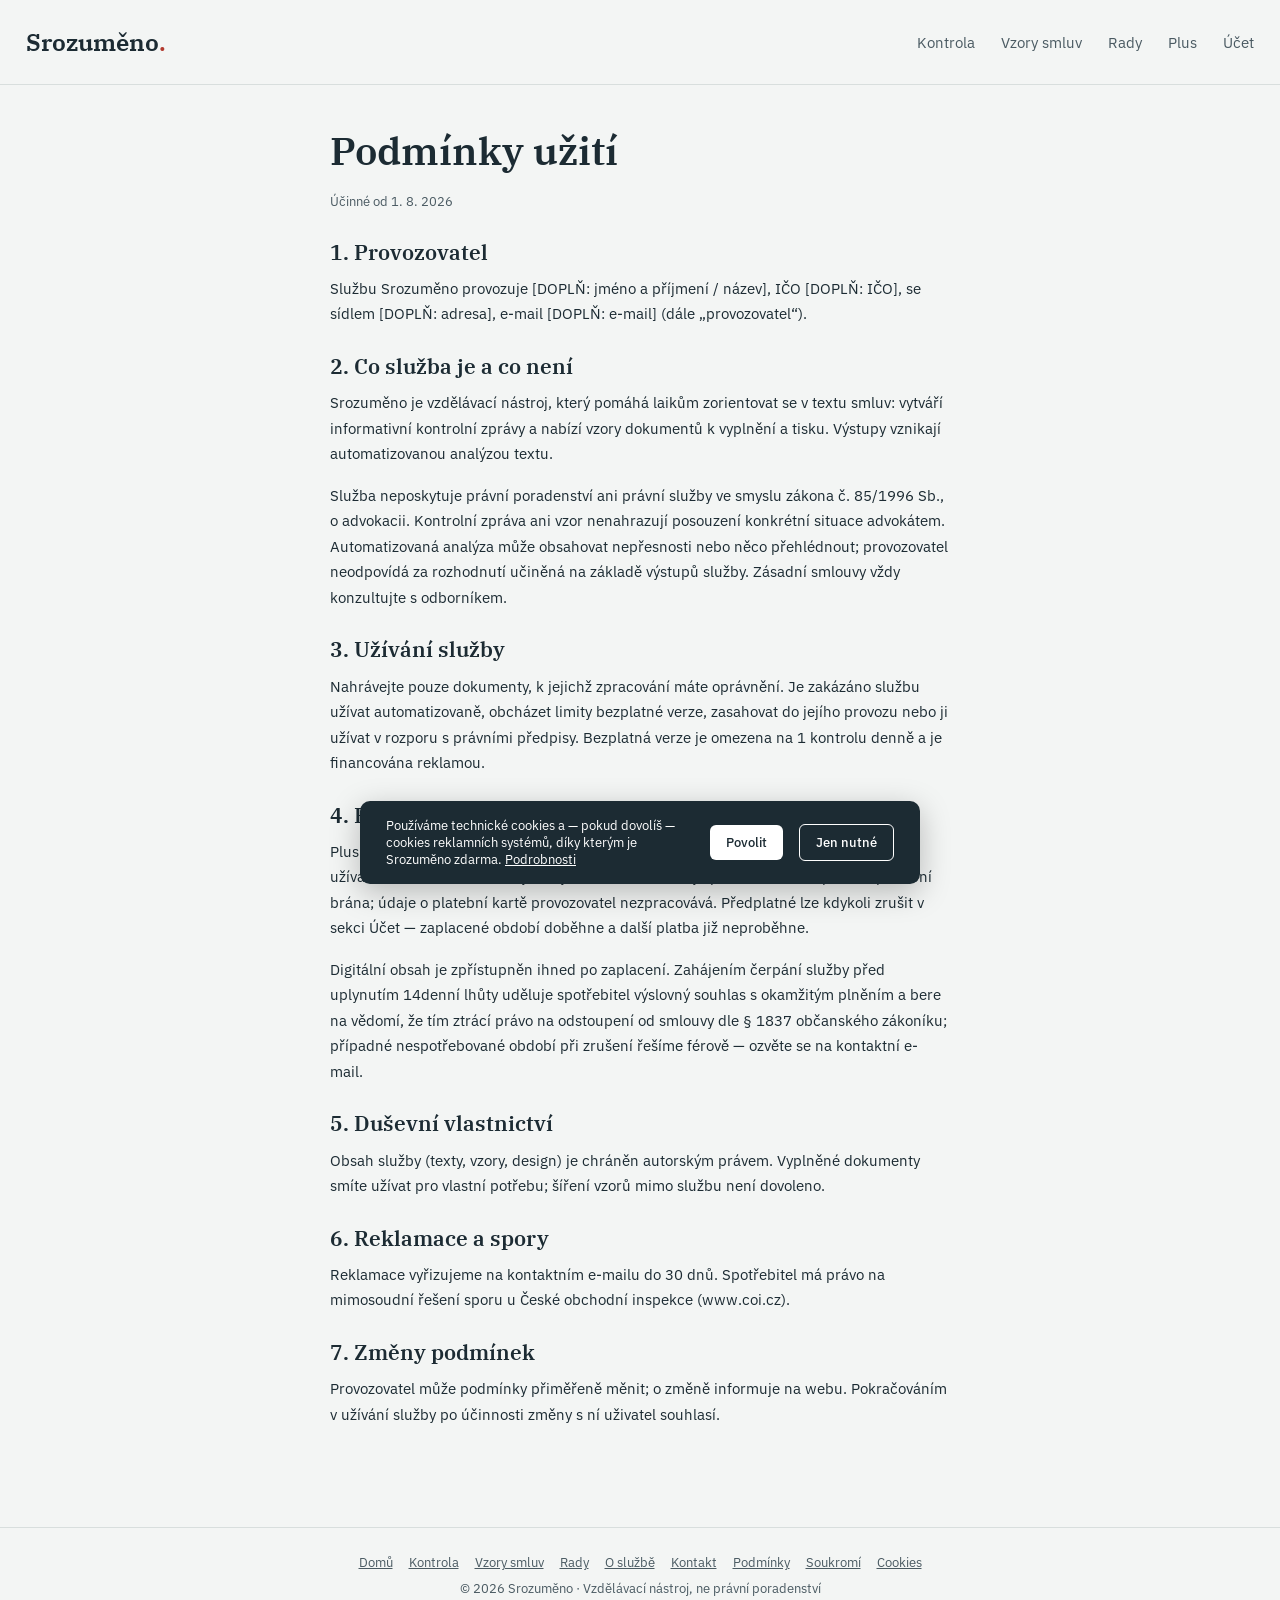
<file: podminky.html>
<!DOCTYPE html>
<html lang="cs">
<head>
<meta charset="utf-8" />
<meta name="viewport" content="width=device-width, initial-scale=1" />
<title>Podmínky užití — Srozuměno</title>
<meta name="description" content="Podmínky užití služby Srozuměno: rozsah služby, předplatné Plus, práva a povinnosti." />
<link rel="preconnect" href="https://fonts.googleapis.com" />
<link href="https://fonts.googleapis.com/css2?family=IBM+Plex+Serif:wght@500;600&family=IBM+Plex+Sans:wght@400;500;600&display=swap" rel="stylesheet" />
<link rel="stylesheet" href="/assets/styl.css" />
</head>
<body>
<header class="hlava">
  <a class="logo" href="/">Srozuměno<b>.</b></a>
  <nav>
    <a href="/kontrola">Kontrola</a>
    <a href="/vzory">Vzory smluv</a>
    <a href="/rady">Rady</a>
    <a href="/plus">Plus</a>
    <a href="/ucet">Účet</a>
  </nav>
</header>
<main class="clanek">
<h1>Podmínky užití</h1>
<p class="meta">Účinné od 1. 8. 2026</p>
<h2>1. Provozovatel</h2>
<p>Službu Srozuměno provozuje [DOPLŇ: jméno a příjmení / název], IČO [DOPLŇ: IČO], se sídlem [DOPLŇ: adresa], e-mail [DOPLŇ: e-mail] (dále „provozovatel“).</p>
<h2>2. Co služba je a co není</h2>
<p>Srozuměno je vzdělávací nástroj, který pomáhá laikům zorientovat se v textu smluv: vytváří informativní kontrolní zprávy a nabízí vzory dokumentů k vyplnění a tisku. Výstupy vznikají automatizovanou analýzou textu.</p>
<p>Služba neposkytuje právní poradenství ani právní služby ve smyslu zákona č. 85/1996 Sb., o advokacii. Kontrolní zpráva ani vzor nenahrazují posouzení konkrétní situace advokátem. Automatizovaná analýza může obsahovat nepřesnosti nebo něco přehlédnout; provozovatel neodpovídá za rozhodnutí učiněná na základě výstupů služby. Zásadní smlouvy vždy konzultujte s odborníkem.</p>
<h2>3. Užívání služby</h2>
<p>Nahrávejte pouze dokumenty, k jejichž zpracování máte oprávnění. Je zakázáno službu užívat automatizovaně, obcházet limity bezplatné verze, zasahovat do jejího provozu nebo ji užívat v rozporu s právními předpisy. Bezplatná verze je omezena na 1 kontrolu denně a je financována reklamou.</p>
<h2>4. Předplatné Srozuměno Plus</h2>
<p>Plus stojí 149 Kč měsíčně nebo 990 Kč ročně a zahrnuje kontroly bez denního limitu, užívání bez reklam a všechny vzory dokumentů. Platby zpracovává zabezpečená platební brána; údaje o platební kartě provozovatel nezpracovává. Předplatné lze kdykoli zrušit v sekci Účet — zaplacené období doběhne a další platba již neproběhne.</p>
<p>Digitální obsah je zpřístupněn ihned po zaplacení. Zahájením čerpání služby před uplynutím 14denní lhůty uděluje spotřebitel výslovný souhlas s okamžitým plněním a bere na vědomí, že tím ztrácí právo na odstoupení od smlouvy dle § 1837 občanského zákoníku; případné nespotřebované období při zrušení řešíme férově — ozvěte se na kontaktní e-mail.</p>
<h2>5. Duševní vlastnictví</h2>
<p>Obsah služby (texty, vzory, design) je chráněn autorským právem. Vyplněné dokumenty smíte užívat pro vlastní potřebu; šíření vzorů mimo službu není dovoleno.</p>
<h2>6. Reklamace a spory</h2>
<p>Reklamace vyřizujeme na kontaktním e-mailu do 30 dnů. Spotřebitel má právo na mimosoudní řešení sporu u České obchodní inspekce (www.coi.cz).</p>
<h2>7. Změny podmínek</h2>
<p>Provozovatel může podmínky přiměřeně měnit; o změně informuje na webu. Pokračováním v užívání služby po účinnosti změny s ní uživatel souhlasí.</p>
</main>
<footer class="pata">
  <div class="odkazy"><a href="/">Domů</a><a href="/kontrola">Kontrola</a><a href="/vzory">Vzory smluv</a><a href="/rady">Rady</a><a href="/o-sluzbe">O službě</a><a href="/kontakt">Kontakt</a><a href="/podminky">Podmínky</a><a href="/soukromi">Soukromí</a><a href="/cookies">Cookies</a></div>
  © <span data-rok></span> Srozuměno · Vzdělávací nástroj, ne právní poradenství
</footer>
<script src="/assets/spolecne.js"></script>
</body>
</html>
</file>
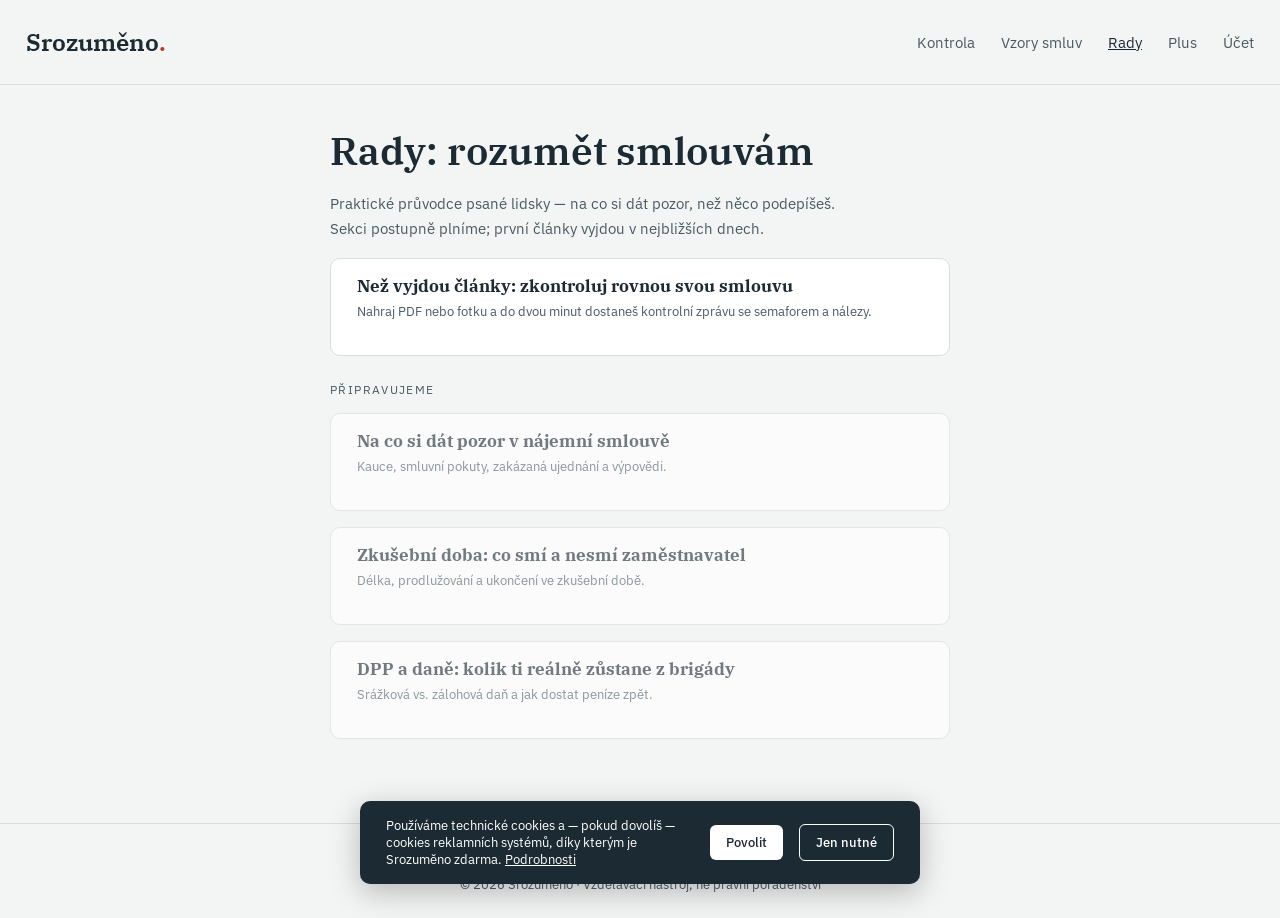
<file: rady.html>
<!DOCTYPE html>
<html lang="cs">
<head>
<meta charset="utf-8" />
<meta name="viewport" content="width=device-width, initial-scale=1" />
<title>Rady — rozumět smlouvám | Srozuměno</title>
<meta name="description" content="Praktické průvodce smlouvami psané lidsky: nájem, práce, brigády, spotřebitelské smlouvy." />
<link rel="preconnect" href="https://fonts.googleapis.com" />
<link href="https://fonts.googleapis.com/css2?family=IBM+Plex+Serif:wght@500;600&family=IBM+Plex+Sans:wght@400;500;600&display=swap" rel="stylesheet" />
<link rel="stylesheet" href="/assets/styl.css" />
</head>
<body>
<header class="hlava">
  <a class="logo" href="/">Srozuměno<b>.</b></a>
  <nav><a href="/kontrola">Kontrola</a><a href="/vzory">Vzory smluv</a><a href="/rady" aria-current="page">Rady</a><a href="/plus">Plus</a><a href="/ucet">Účet</a></nav>
</header>
<main class="clanek">
<h1>Rady: rozumět smlouvám</h1>
<p class="lede">Praktické průvodce psané lidsky — na co si dát pozor, než něco podepíšeš. Sekci postupně plníme; první články vyjdou v nejbližších dnech.</p>
<div class="seznam-clanku">
<a href="/kontrola"><h3>Než vyjdou články: zkontroluj rovnou svou smlouvu</h3><p>Nahraj PDF nebo fotku a do dvou minut dostaneš kontrolní zprávu se semaforem a nálezy.</p></a>
</div>
<div class="eyebrow">Připravujeme</div>
<div class="seznam-clanku">
<a href="/rady" onclick="return false" style="opacity:.6"><h3>Na co si dát pozor v nájemní smlouvě</h3><p>Kauce, smluvní pokuty, zakázaná ujednání a výpovědi.</p></a>
<a href="/rady" onclick="return false" style="opacity:.6"><h3>Zkušební doba: co smí a nesmí zaměstnavatel</h3><p>Délka, prodlužování a ukončení ve zkušební době.</p></a>
<a href="/rady" onclick="return false" style="opacity:.6"><h3>DPP a daně: kolik ti reálně zůstane z brigády</h3><p>Srážková vs. zálohová daň a jak dostat peníze zpět.</p></a>
</div>
<!-- TODO(REKLAMY): reklamní pozice článků se doplní s Fází 3 -->
</main>
<footer class="pata">
  <div class="odkazy"><a href="/">Domů</a><a href="/kontrola">Kontrola</a><a href="/vzory">Vzory smluv</a><a href="/plus">Plus</a><a href="/podminky">Podmínky</a><a href="/soukromi">Soukromí</a></div>
  © <span data-rok></span> Srozuměno · Vzdělávací nástroj, ne právní poradenství
</footer>
<script src="/assets/spolecne.js"></script>
</body>
</html>
</file>
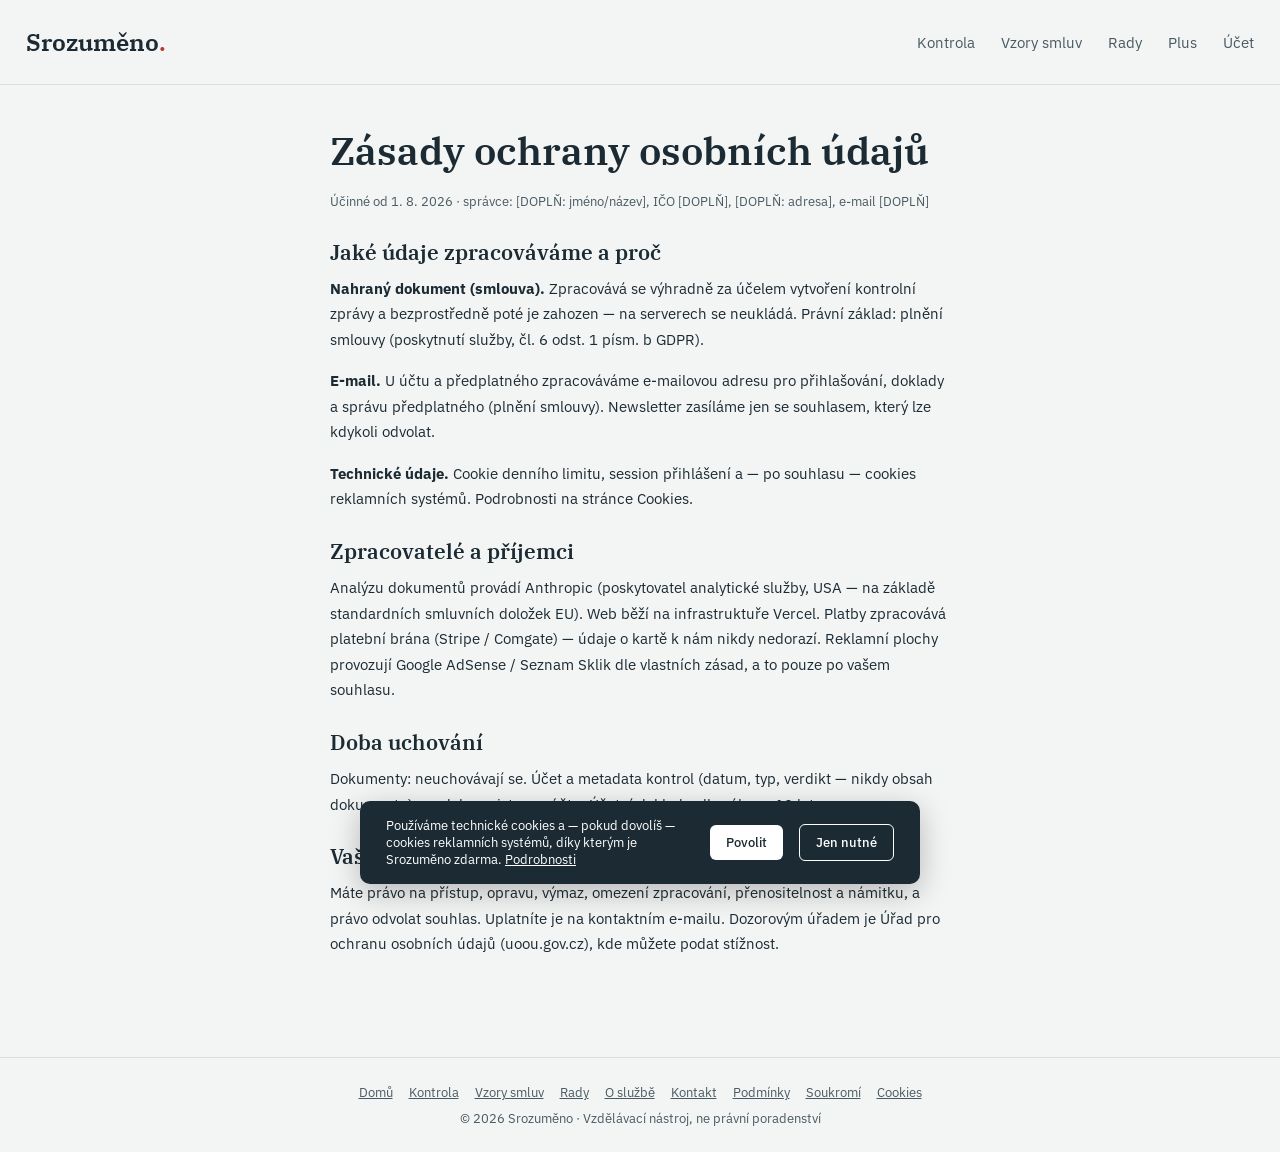
<file: soukromi.html>
<!DOCTYPE html>
<html lang="cs">
<head>
<meta charset="utf-8" />
<meta name="viewport" content="width=device-width, initial-scale=1" />
<title>Zásady ochrany osobních údajů — Srozuměno</title>
<meta name="description" content="Jak Srozuměno nakládá s dokumenty a osobními údaji: dokumenty se neukládají, zpracovatelé, vaše práva." />
<link rel="preconnect" href="https://fonts.googleapis.com" />
<link href="https://fonts.googleapis.com/css2?family=IBM+Plex+Serif:wght@500;600&family=IBM+Plex+Sans:wght@400;500;600&display=swap" rel="stylesheet" />
<link rel="stylesheet" href="/assets/styl.css" />
</head>
<body>
<header class="hlava">
  <a class="logo" href="/">Srozuměno<b>.</b></a>
  <nav>
    <a href="/kontrola">Kontrola</a>
    <a href="/vzory">Vzory smluv</a>
    <a href="/rady">Rady</a>
    <a href="/plus">Plus</a>
    <a href="/ucet">Účet</a>
  </nav>
</header>
<main class="clanek">
<h1>Zásady ochrany osobních údajů</h1>
<p class="meta">Účinné od 1. 8. 2026 · správce: [DOPLŇ: jméno/název], IČO [DOPLŇ], [DOPLŇ: adresa], e-mail [DOPLŇ]</p>
<h2>Jaké údaje zpracováváme a proč</h2>
<p><b>Nahraný dokument (smlouva).</b> Zpracovává se výhradně za účelem vytvoření kontrolní zprávy a bezprostředně poté je zahozen — na serverech se neukládá. Právní základ: plnění smlouvy (poskytnutí služby, čl. 6 odst. 1 písm. b GDPR).</p>
<p><b>E-mail.</b> U účtu a předplatného zpracováváme e-mailovou adresu pro přihlašování, doklady a správu předplatného (plnění smlouvy). Newsletter zasíláme jen se souhlasem, který lze kdykoli odvolat.</p>
<p><b>Technické údaje.</b> Cookie denního limitu, session přihlášení a — po souhlasu — cookies reklamních systémů. Podrobnosti na stránce Cookies.</p>
<h2>Zpracovatelé a příjemci</h2>
<p>Analýzu dokumentů provádí Anthropic (poskytovatel analytické služby, USA — na základě standardních smluvních doložek EU). Web běží na infrastruktuře Vercel. Platby zpracovává platební brána (Stripe / Comgate) — údaje o kartě k nám nikdy nedorazí. Reklamní plochy provozují Google AdSense / Seznam Sklik dle vlastních zásad, a to pouze po vašem souhlasu.</p>
<h2>Doba uchování</h2>
<p>Dokumenty: neuchovávají se. Účet a metadata kontrol (datum, typ, verdikt — nikdy obsah dokumentu): po dobu existence účtu. Účetní doklady: dle zákona 10 let.</p>
<h2>Vaše práva</h2>
<p>Máte právo na přístup, opravu, výmaz, omezení zpracování, přenositelnost a námitku, a právo odvolat souhlas. Uplatníte je na kontaktním e-mailu. Dozorovým úřadem je Úřad pro ochranu osobních údajů (uoou.gov.cz), kde můžete podat stížnost.</p>
</main>
<footer class="pata">
  <div class="odkazy"><a href="/">Domů</a><a href="/kontrola">Kontrola</a><a href="/vzory">Vzory smluv</a><a href="/rady">Rady</a><a href="/o-sluzbe">O službě</a><a href="/kontakt">Kontakt</a><a href="/podminky">Podmínky</a><a href="/soukromi">Soukromí</a><a href="/cookies">Cookies</a></div>
  © <span data-rok></span> Srozuměno · Vzdělávací nástroj, ne právní poradenství
</footer>
<script src="/assets/spolecne.js"></script>
</body>
</html>
</file>
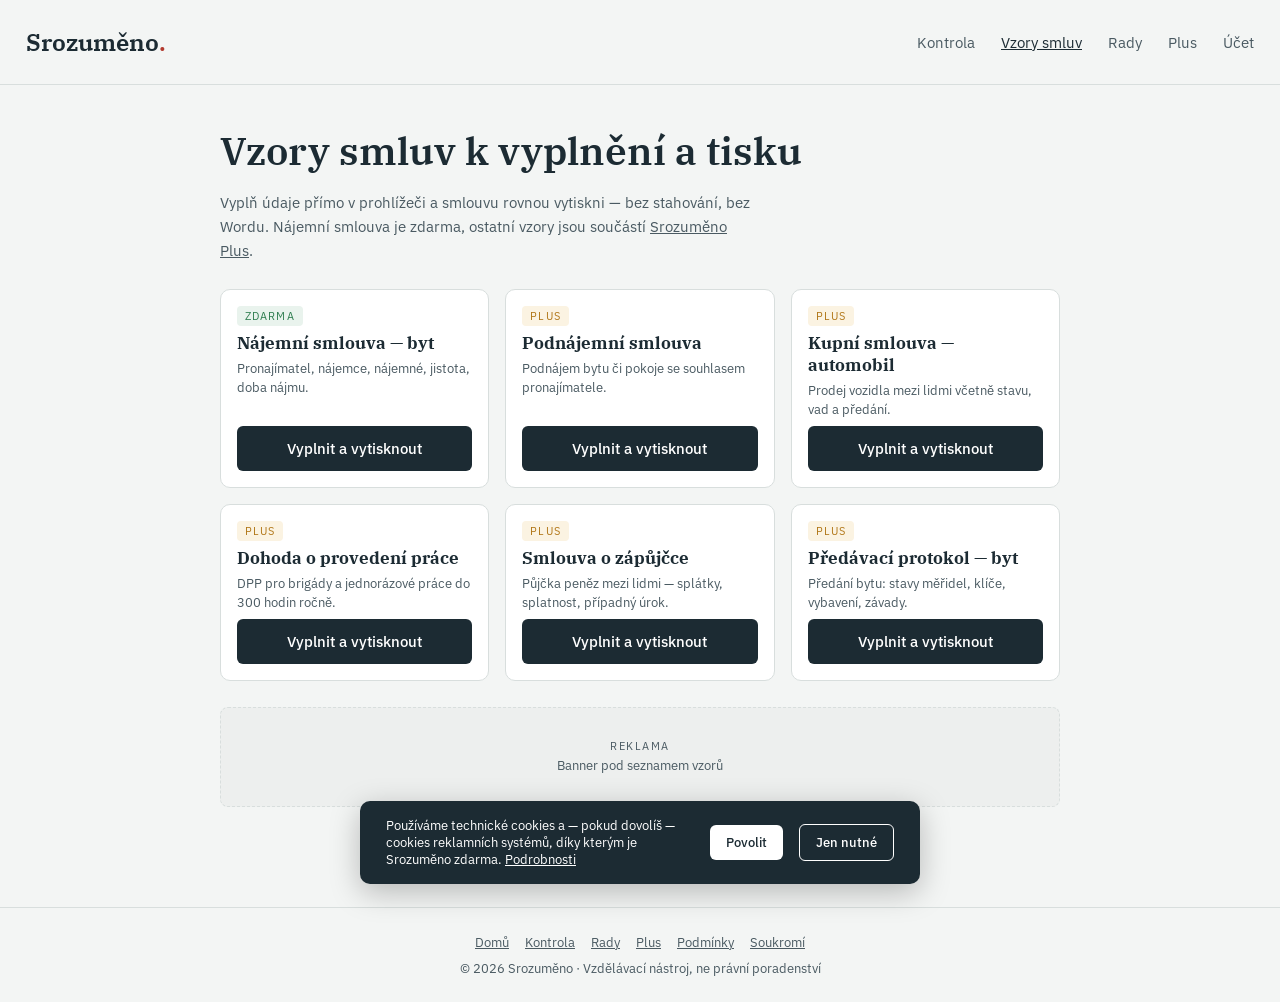
<file: vzory.html>
<!DOCTYPE html>
<html lang="cs">
<head>
<meta charset="utf-8" />
<meta name="viewport" content="width=device-width, initial-scale=1" />
<title>Vzory smluv k vyplnění a tisku — Srozuměno</title>
<meta name="description" content="Vyplň vzor smlouvy přímo v prohlížeči a rovnou vytiskni: nájemní a podnájemní smlouva, kupní smlouva na auto, DPP, zápůjčka, předávací protokol." />
<link rel="preconnect" href="https://fonts.googleapis.com" />
<link href="https://fonts.googleapis.com/css2?family=IBM+Plex+Serif:wght@500;600&family=IBM+Plex+Sans:wght@400;500;600&display=swap" rel="stylesheet" />
<link rel="stylesheet" href="/assets/styl.css" />
</head>
<body>

<header class="hlava">
  <a class="logo" href="/">Srozuměno<b>.</b></a>
  <nav>
    <a href="/kontrola">Kontrola</a>
    <a href="/vzory" aria-current="page">Vzory smluv</a>
    <a href="/rady">Rady</a>
    <a href="/plus">Plus</a>
    <a href="/ucet">Účet</a>
  </nav>
</header>

<main class="siroka">
  <!-- ── SEZNAM ── -->
  <section id="seznam">
    <h1>Vzory smluv k vyplnění a tisku</h1>
    <p class="lede">Vyplň údaje přímo v prohlížeči a smlouvu rovnou vytiskni — bez stahování, bez Wordu. Nájemní smlouva je zdarma, ostatní vzory jsou součástí <a href="/plus">Srozuměno Plus</a>.</p>
    <div class="mrizka" id="mrizka"></div>
    <!-- TODO(REKLAMY): banner pod seznamem vzorů -->
    <div class="ad-slot"><small>Reklama</small><span class="lbl">Banner pod seznamem vzorů</span></div>
  </section>

  <!-- ── EDITOR ── -->
  <section id="editor" class="hidden">
    <h1 id="ed-nazev"></h1>
    <p class="lede">Piš do polí vlevo, dokument vpravo se doplňuje sám. Tlačítko Vytisknout vytiskne jen čistý dokument.</p>
    <div class="editor">
      <div class="formular" id="ed-form"></div>
      <div>
        <div class="nahled tisknout"><div class="smlouva" id="ed-nahled"></div>
          <p class="pozn">Vzor slouží jako obecný základ pro běžné situace a nemusí vyhovovat každému případu. Před podpisem doporučujeme nechat si dokument zkontrolovat — třeba naší <a href="/kontrola">kontrolou</a>.</p>
        </div>
      </div>
    </div>
  </section>

  <!-- ── ZÁMEK PLUS ── -->
  <section id="zamceno" class="hidden">
    <div class="card lim">
      <div style="font-family:'IBM Plex Serif',serif;font-weight:600;font-size:19px;margin-bottom:8px">Tento vzor je součástí Srozuměno Plus</div>
      <p style="color:var(--ink-soft);line-height:1.6">S Plus získáš všech 6 vzorů k neomezenému vyplňování a tisku, kontroly smluv bez denního limitu a web bez reklam — za 149 Kč měsíčně nebo 990 Kč ročně.</p>
      <p style="margin-top:var(--s2);display:flex;gap:10px;flex-wrap:wrap">
        <a class="btn" href="/plus">Chci Plus</a>
        <button class="btn ghost" onclick="zpet()">← Zpět na vzory</button>
      </p>
    </div>
  </section>
</main>

<footer class="pata">
  <div class="odkazy"><a href="/">Domů</a><a href="/kontrola">Kontrola</a><a href="/rady">Rady</a><a href="/plus">Plus</a><a href="/podminky">Podmínky</a><a href="/soukromi">Soukromí</a></div>
  © <span data-rok></span> Srozuměno · Vzdělávací nástroj, ne právní poradenství
</footer>

<script src="/assets/spolecne.js"></script>
<script>
// ═══ Registr vzorů ═══════════════════════════════════════════════
// Každý vzor: pole (generují formulář) + telo (HTML dokumentu,
// {id} se nahradí <span class="pole" data-p="id">).
const VZORY = [
{
  id:"najem", nazev:"Nájemní smlouva — byt", plus:false,
  popis:"Pronajímatel, nájemce, nájemné, jistota, doba nájmu.",
  pole:[
    ["pronajimatel","Pronajímatel (jméno, datum narození, adresa)","Jan Novák, nar. 1. 1. 1980, Krátká 1, Brno"],
    ["najemce","Nájemce (jméno, datum narození, adresa)","Petr Svoboda, nar. 2. 2. 1995, Dlouhá 2, Praha"],
    ["byt","Byt (adresa, číslo, dispozice, podlaží)","Květná 12, Uherský Brod, byt č. 5, 2+kk, 3. NP"],
    ["najemne","Měsíční nájemné (Kč)","12 000"],
    ["sluzby","Zálohy na služby (Kč)","3 500"],
    ["jistota","Jistota / kauce (Kč)","24 000"],
    ["od","Nájem od","1. 9. 2026"],
    ["doba","Doba nájmu","neurčitou / určitou do 31. 8. 2027"],
    ["misto","Místo a datum podpisu","V Brně dne 20. 8. 2026"]
  ],
  telo:`<h2>Nájemní smlouva</h2><p class="pod">uzavřená podle § 2235 a násl. zákona č. 89/2012 Sb., občanský zákoník</p>
  <h4>I. Smluvní strany</h4><p>Pronajímatel: {pronajimatel}</p><p>Nájemce: {najemce}</p>
  <h4>II. Předmět nájmu</h4><p>Pronajímatel přenechává nájemci k zajištění bytových potřeb byt: {byt}, včetně součástí a příslušenství (dále jen „byt“).</p>
  <h4>III. Nájemné a služby</h4><p>Nájemné činí {najemne} Kč měsíčně. Zálohy na služby spojené s užíváním bytu činí {sluzby} Kč měsíčně. Nájemné a zálohy jsou splatné vždy do 5. dne příslušného měsíce na účet pronajímatele.</p>
  <h4>IV. Jistota</h4><p>Nájemce složil pronajímateli jistotu ve výši {jistota} Kč. Pronajímatel jistotu vrátí při skončení nájmu po započtení případných splatných dluhů nájemce.</p>
  <h4>V. Doba nájmu</h4><p>Nájem se sjednává od {od} na dobu {doba}.</p>
  <h4>VI. Práva a povinnosti</h4><p>Nájemce užívá byt řádně, hradí běžnou údržbu a drobné opravy. Pronajímatel udržuje byt ve stavu způsobilém k užívání. O předání bytu strany sepíší předávací protokol. Ostatní práva a povinnosti se řídí občanským zákoníkem.</p>
  <h4>VII. Závěrečná ujednání</h4><p>Smlouva je sepsána ve dvou vyhotoveních, po jednom pro každou stranu. Strany si smlouvu přečetly a s obsahem souhlasí. {misto}</p>
  <div class="podpisy"><div>pronajímatel</div><div>nájemce</div></div>`
},
{
  id:"podnajem", nazev:"Podnájemní smlouva", plus:true,
  popis:"Podnájem bytu či pokoje se souhlasem pronajímatele.",
  pole:[
    ["najemce","Nájemce (jméno, adresa)","Petr Svoboda, Dlouhá 2, Praha"],
    ["podnajemce","Podnájemce (jméno, adresa)","Anna Malá, Polní 3, Olomouc"],
    ["byt","Byt / pokoj (adresa, vymezení)","pokoj č. 2 v bytě Květná 12, Uherský Brod"],
    ["souhlas","Souhlas pronajímatele (datum/forma)","písemný souhlas ze dne 15. 8. 2026"],
    ["najemne","Měsíční podnájemné vč. služeb (Kč)","7 500"],
    ["jistota","Jistota (Kč, případně 0)","7 500"],
    ["od","Podnájem od","1. 9. 2026"],
    ["doba","Doba podnájmu","určitou do 30. 6. 2027"],
    ["misto","Místo a datum podpisu","V Praze dne 25. 8. 2026"]
  ],
  telo:`<h2>Podnájemní smlouva</h2><p class="pod">uzavřená podle § 2274 a násl. zákona č. 89/2012 Sb., občanský zákoník</p>
  <h4>I. Smluvní strany</h4><p>Nájemce: {najemce}</p><p>Podnájemce: {podnajemce}</p>
  <h4>II. Předmět podnájmu</h4><p>Nájemce přenechává podnájemci do užívání: {byt}. Nájemce prohlašuje, že k podnájmu má {souhlas}.</p>
  <h4>III. Podnájemné</h4><p>Podnájemné včetně záloh na služby činí {najemne} Kč měsíčně, splatné do 5. dne měsíce. Podnájemce složil jistotu {jistota} Kč, která bude vrácena při skončení podnájmu po vypořádání závazků.</p>
  <h4>IV. Doba podnájmu</h4><p>Podnájem se sjednává od {od} na dobu {doba}. Podnájem skončí nejpozději spolu s nájmem nájemce.</p>
  <h4>V. Práva a povinnosti</h4><p>Podnájemce užívá prostor řádně a dodržuje pravidla domu. Nesmí prostor přenechat dalšímu bez souhlasu nájemce. Běžný úklid a drobnou údržbu užívaného prostoru zajišťuje podnájemce.</p>
  <h4>VI. Závěrečná ujednání</h4><p>Smlouva je sepsána ve dvou vyhotoveních. Strany si smlouvu přečetly a souhlasí. {misto}</p>
  <div class="podpisy"><div>nájemce</div><div>podnájemce</div></div>`
},
{
  id:"auto", nazev:"Kupní smlouva — automobil", plus:true,
  popis:"Prodej vozidla mezi lidmi včetně stavu, vad a předání.",
  pole:[
    ["prodavajici","Prodávající (jméno, datum narození, adresa)","Karel Dvořák, nar. 3. 3. 1975, Lipová 8, Zlín"],
    ["kupujici","Kupující (jméno, datum narození, adresa)","Eva Nová, nar. 4. 4. 1990, Růžová 9, Brno"],
    ["vozidlo","Vozidlo (značka, model, rok)","Škoda Octavia III 1.6 TDI, r. v. 2017"],
    ["vin","VIN","TMB…"],
    ["spz","SPZ","3Z9 1234"],
    ["km","Stav tachometru (km)","148 500"],
    ["cena","Kupní cena (Kč)","215 000"],
    ["vady","Známé vady","odřený zadní nárazník, opotřebené zimní pneu"],
    ["predani","Datum a místo předání","20. 8. 2026 ve Zlíně"],
    ["misto","Místo a datum podpisu","Ve Zlíně dne 20. 8. 2026"]
  ],
  telo:`<h2>Kupní smlouva o převodu vozidla</h2><p class="pod">uzavřená podle § 2079 a násl. zákona č. 89/2012 Sb., občanský zákoník</p>
  <h4>I. Smluvní strany</h4><p>Prodávající: {prodavajici}</p><p>Kupující: {kupujici}</p>
  <h4>II. Předmět koupě</h4><p>Prodávající prodává kupujícímu vozidlo {vozidlo}, VIN {vin}, SPZ {spz}, stav tachometru {km} km, se vším příslušenstvím a doklady.</p>
  <h4>III. Kupní cena</h4><p>Kupní cena činí {cena} Kč a byla uhrazena při podpisu této smlouvy / při předání vozidla. Podpisem strany potvrzují její zaplacení a převzetí.</p>
  <h4>IV. Stav vozidla</h4><p>Prodávající prohlašuje, že vozidlo nemá právní vady a není předmětem zástavy. Kupující byl seznámen s technickým stavem; známé vady: {vady}. Kupující měl možnost vozidlo prohlédnout a vyzkoušet.</p>
  <h4>V. Předání a přepis</h4><p>Vozidlo bude předáno {predani} spolu s klíči a doklady. Strany se zavazují poskytnout součinnost k přepisu v registru vozidel do 10 pracovních dnů od předání.</p>
  <h4>VI. Závěrečná ujednání</h4><p>Nebezpečí škody přechází na kupujícího převzetím vozidla. Smlouva je sepsána ve dvou vyhotoveních. {misto}</p>
  <div class="podpisy"><div>prodávající</div><div>kupující</div></div>`
},
{
  id:"dpp", nazev:"Dohoda o provedení práce", plus:true,
  popis:"DPP pro brigády a jednorázové práce do 300 hodin ročně.",
  pole:[
    ["zamestnavatel","Zaměstnavatel (název/jméno, IČO, sídlo)","Pekárna U Lípy s.r.o., IČO 12345678, Hlavní 1, Uherský Brod"],
    ["zamestnanec","Zaměstnanec (jméno, datum narození, adresa)","Tomáš Malý, nar. 5. 5. 2004, Školní 7, Uherský Brod"],
    ["prace","Sjednaná práce","výpomoc při prodeji a doplňování zboží"],
    ["rozsah","Rozsah práce","max. 300 hodin v kalendářním roce"],
    ["odmena","Odměna (Kč/hod)","150"],
    ["od","Dohoda od","1. 7. 2026"],
    ["do","Dohoda do","30. 9. 2026"],
    ["misto","Místo a datum podpisu","V Uherském Brodě dne 25. 6. 2026"]
  ],
  telo:`<h2>Dohoda o provedení práce</h2><p class="pod">uzavřená podle § 75 zákona č. 262/2006 Sb., zákoník práce</p>
  <h4>I. Smluvní strany</h4><p>Zaměstnavatel: {zamestnavatel}</p><p>Zaměstnanec: {zamestnanec}</p>
  <h4>II. Sjednaná práce</h4><p>Zaměstnanec se zavazuje pro zaměstnavatele vykonávat: {prace}, v rozsahu {rozsah}.</p>
  <h4>III. Odměna</h4><p>Odměna činí {odmena} Kč za hodinu a je splatná v nejbližším výplatním termínu zaměstnavatele po provedení práce. Z odměny se provádí zákonné srážky dle platných předpisů.</p>
  <h4>IV. Doba trvání</h4><p>Dohoda se uzavírá na dobu od {od} do {do}. Zrušit ji lze dohodou stran, výpovědí s patnáctidenní lhůtou i bez uvedení důvodu, nebo okamžitým zrušením v zákonných případech.</p>
  <h4>V. Další ujednání</h4><p>Zaměstnanec bude práci vykonávat osobně a řídit se pokyny zaměstnavatele. Zaměstnavatel zajistí podmínky bezpečnosti a ochrany zdraví při práci a předá zaměstnanci rozvrh práce, je-li vyžadován.</p>
  <h4>VI. Závěrečná ujednání</h4><p>Dohoda je sepsána ve dvou vyhotoveních, po jednom pro každou stranu. {misto}</p>
  <div class="podpisy"><div>zaměstnavatel</div><div>zaměstnanec</div></div>`
},
{
  id:"zapujcka", nazev:"Smlouva o zápůjčce", plus:true,
  popis:"Půjčka peněz mezi lidmi — splátky, splatnost, případný úrok.",
  pole:[
    ["zapujcitel","Zapůjčitel (kdo půjčuje — jméno, adresa)","Marie Veselá, Zahradní 4, Kroměříž"],
    ["vydluzitel","Vydlužitel (kdo si půjčuje — jméno, adresa)","Jakub Černý, Nádražní 6, Přerov"],
    ["castka","Zapůjčená částka (Kč)","50 000"],
    ["predani","Způsob a datum předání peněz","převodem na účet dne 1. 8. 2026"],
    ["urok","Úrok","bez úroku / 5 % ročně"],
    ["splaceni","Způsob splacení","v 10 měsíčních splátkách po 5 000 Kč, vždy k 15. dni měsíce"],
    ["splatnost","Konečná splatnost","15. 6. 2027"],
    ["misto","Místo a datum podpisu","V Kroměříži dne 1. 8. 2026"]
  ],
  telo:`<h2>Smlouva o zápůjčce</h2><p class="pod">uzavřená podle § 2390 a násl. zákona č. 89/2012 Sb., občanský zákoník</p>
  <h4>I. Smluvní strany</h4><p>Zapůjčitel: {zapujcitel}</p><p>Vydlužitel: {vydluzitel}</p>
  <h4>II. Předmět zápůjčky</h4><p>Zapůjčitel přenechává vydlužiteli částku {castka} Kč. Peníze byly/budou předány: {predani}. Vydlužitel podpisem potvrzuje jejich převzetí, resp. se zavazuje převzetí písemně potvrdit.</p>
  <h4>III. Úrok</h4><p>Zápůjčka se sjednává {urok}.</p>
  <h4>IV. Splacení</h4><p>Vydlužitel splatí zápůjčku takto: {splaceni}. Konečná splatnost je {splatnost}. Při prodlení se splátkou delším než 30 dnů se stává splatným celý zůstatek dluhu.</p>
  <h4>V. Závěrečná ujednání</h4><p>Předčasné splacení je možné kdykoli bez sankce. Smlouva je sepsána ve dvou vyhotoveních. {misto}</p>
  <div class="podpisy"><div>zapůjčitel</div><div>vydlužitel</div></div>`
},
{
  id:"protokol", nazev:"Předávací protokol — byt", plus:true,
  popis:"Předání bytu: stavy měřidel, klíče, vybavení, závady.",
  pole:[
    ["predavajici","Předávající (jméno)","Jan Novák (pronajímatel)"],
    ["prebirajici","Přebírající (jméno)","Petr Svoboda (nájemce)"],
    ["byt","Byt (adresa, číslo)","Květná 12, Uherský Brod, byt č. 5"],
    ["datum","Datum předání","1. 9. 2026"],
    ["elektrina","Stav elektroměru (kWh, číslo měřidla)","45 210 kWh, č. 8801"],
    ["plyn","Stav plynoměru (m³, číslo měřidla)","1 250 m³, č. 4402"],
    ["voda","Stav vodoměru SV/TV (m³)","SV 320 / TV 210"],
    ["klice","Předané klíče (počet, od čeho)","2× byt, 1× vchod, 1× schránka"],
    ["vybaveni","Vybavení bytu","kuchyňská linka vč. spotřebičů, vestavěná skříň, pračka"],
    ["zavady","Zjištěné závady","drobné oděrky na parketách v obývacím pokoji"]
  ],
  telo:`<h2>Předávací protokol k bytu</h2><p class="pod">příloha nájemní smlouvy</p>
  <h4>I. Strany a byt</h4><p>Předávající: {predavajici}</p><p>Přebírající: {prebirajici}</p><p>Byt: {byt} · Datum předání: {datum}</p>
  <h4>II. Stavy měřidel ke dni předání</h4><p>Elektřina: {elektrina}</p><p>Plyn: {plyn}</p><p>Voda: {voda}</p>
  <h4>III. Klíče a vybavení</h4><p>Předané klíče: {klice}</p><p>Vybavení bytu: {vybaveni}</p>
  <h4>IV. Stav bytu a závady</h4><p>Byt je předán ve stavu způsobilém k užívání. Zjištěné závady: {zavady}. Strany se dohodly, že uvedené závady nebudou při skončení nájmu přičítány k tíži přebírajícího.</p>
  <h4>V. Prohlášení</h4><p>Strany shodně prohlašují, že uvedené údaje odpovídají skutečnosti ke dni předání. Protokol je sepsán ve dvou vyhotoveních.</p>
  <div class="podpisy"><div>předávající</div><div>přebírající</div></div>`
}
];

// ═══ Vykreslení ═══════════════════════════════════════════════════
const jePlusUziv=()=>document.body.classList.contains("plus");
const esc=(s)=>String(s??"").replace(/[&<>"]/g,c=>({"&":"&amp;","<":"&lt;",">":"&gt;",'"':"&quot;"}[c]));

function seznam(){
  document.getElementById("mrizka").innerHTML=VZORY.map(v=>`
    <div class="vzor">
      <span class="${v.plus?"zamek":"zdarma"}">${v.plus?"Plus":"Zdarma"}</span>
      <h3>${v.nazev}</h3><p>${v.popis}</p>
      <button class="btn" onclick="otevri('${v.id}')">Vyplnit a vytisknout</button>
    </div>`).join("");
}

function ukaz(id){["seznam","editor","zamceno"].forEach(s=>document.getElementById(s).classList.toggle("hidden",s!==id));window.scrollTo(0,0);}
function zpet(){ukaz("seznam");}

function otevri(id){
  const v=VZORY.find(x=>x.id===id);
  if(v.plus&&!jePlusUziv()){ukaz("zamceno");return;}
  document.getElementById("ed-nazev").textContent=v.nazev;
  document.getElementById("ed-form").innerHTML=
    v.pole.map(([pid,label,ph])=>`<label for="f-${pid}">${label}</label><input id="f-${pid}" data-p="${pid}" placeholder="${esc(ph)}" />`).join("")
    +`<button class="btn" style="width:100%;margin-top:var(--s3)" onclick="window.print()">🖨 Vytisknout</button>
      <button class="btn ghost" style="width:100%;margin-top:8px" onclick="zpet()">← Zpět na vzory</button>`;
  document.getElementById("ed-nahled").innerHTML=
    v.telo.replace(/\{(\w+)\}/g,(_,p)=>`<span class="pole" data-v="${p}"></span>`);
  document.querySelectorAll("#ed-form [data-p]").forEach(inp=>{
    inp.addEventListener("input",()=>{
      document.querySelectorAll(`#ed-nahled [data-v="${inp.dataset.p}"]`).forEach(el=>el.textContent=inp.value);
    });
  });
  ukaz("editor");
}

seznam();
</script>
</body>
</html>
</file>
<file: assets/styl.css>
/* ═══ Srozuměno · design systém ═══════════════════════════════════
   Škály po zlatém řezu — prostor: 10·16·26·42·68 px,
   písmo: 13·15·24·39 px. Sloupce 1:1,618. */
:root{
  --paper:#F3F5F4; --card:#fff; --ink:#1C2B33; --ink-soft:#4A5A62;
  --line:#D8DEDD; --green:#2E7D4F; --green-bg:#E9F3ED;
  --amber:#B07515; --amber-bg:#FBF3E2; --red:#B23A2E; --red-bg:#F9EC EA;
  --red-bg:#F9ECEA; --ad:#EDEFEE;
  --s1:10px; --s2:16px; --s3:26px; --s4:42px; --s5:68px;
  --f0:13px; --f1:15px; --f2:24px; --f3:39px;
}
*{box-sizing:border-box;margin:0}
html{scroll-behavior:smooth}
body{background:var(--paper);color:var(--ink);font-family:'IBM Plex Sans',system-ui,sans-serif;font-size:var(--f1);min-height:100vh;display:flex;flex-direction:column}
img{max-width:100%}
a{color:inherit}
:focus-visible{outline:2px solid var(--ink);outline-offset:2px;border-radius:3px}

/* ── Hlavička ── */
.hlava{display:flex;align-items:center;gap:var(--s2);padding:var(--s3);border-bottom:1px solid var(--line);flex-wrap:wrap;background:var(--paper)}
.logo{font-family:'IBM Plex Serif',serif;font-weight:600;font-size:24px;text-decoration:none;color:var(--ink)}
.logo b{color:var(--red);font-weight:600}
.hlava nav{margin-left:auto;display:flex;gap:var(--s3);font-size:var(--f1);flex-wrap:wrap}
.hlava nav a{color:var(--ink-soft);text-decoration:none}
.hlava nav a:hover,.hlava nav a[aria-current]{color:var(--ink);text-decoration:underline}

main{width:100%;max-width:660px;margin:0 auto;padding:var(--s4) 20px;flex:1}
main.siroka{max-width:880px}
h1{font-family:'IBM Plex Serif',serif;font-weight:600;font-size:clamp(27px,4.6vw,var(--f3));line-height:1.22;margin-bottom:var(--s2)}
h2{font-family:'IBM Plex Serif',serif;font-weight:600;font-size:var(--f2);line-height:1.3;margin:var(--s4) 0 var(--s2)}
.lede{color:var(--ink-soft);line-height:1.618;margin-bottom:var(--s3);max-width:540px}
.eyebrow{font-size:11.5px;letter-spacing:.12em;text-transform:uppercase;color:var(--ink-soft);margin:var(--s3) 0 var(--s2)}

/* ── Komponenty ── */
.card{background:var(--card);border:1px solid var(--line);border-radius:10px;padding:var(--s3)}
.btn{display:inline-block;background:var(--ink);color:#fff;border:none;border-radius:6px;padding:13px 24px;font-size:var(--f1);font-weight:500;cursor:pointer;font-family:inherit;text-decoration:none;text-align:center}
.btn:disabled{opacity:.45;cursor:default}
.btn.ghost{background:transparent;color:var(--ink);border:1.5px solid var(--ink)}
.hint{margin-top:var(--s2);font-size:var(--f0);color:var(--ink-soft)}
.err{border-left:4px solid var(--red)}
.lim{border-left:4px solid var(--amber)}
.center{text-align:center}
.hidden{display:none}

/* Reklamní plocha — TODO(REKLAMY): do každé .ad-slot vlož kód
   jednotky AdSense/Sklik místo zástupného obsahu; kód sítě do <head>. */
.ad-slot{background:var(--ad);border:1px dashed var(--line);border-radius:8px;display:flex;flex-direction:column;align-items:center;justify-content:center;gap:4px;margin:var(--s2) 0;min-height:100px}
.ad-slot.big{min-height:250px}
.ad-slot small{font-size:10.5px;letter-spacing:.14em;text-transform:uppercase;color:var(--ink-soft)}
.ad-slot .lbl{font-size:var(--f0);color:var(--ink-soft)}
body.plus .ad-slot{display:none} /* Plus = bez reklam */

/* ── Nahrávací zóna ── */
.drop{border:1.5px dashed var(--line);border-radius:10px;background:var(--card);padding:var(--s4) var(--s3);text-align:center;transition:.15s}
.drop.over{border-color:var(--ink);background:#FBFCFB}

/* ── Kroky analýzy s animovanými ikonami ── */
.step{display:flex;align-items:center;gap:var(--s2);padding:var(--s1) 0;font-size:var(--f1);opacity:.28;transition:opacity .4s}
.step.on{opacity:1}.step.done{opacity:.75}
.ico{width:34px;height:34px;display:flex;align-items:center;justify-content:center;font-size:21px;border-radius:8px;background:var(--paper);flex:none}
.step.done .ico{background:var(--green-bg)}
.step.done .ico::before{content:"✓";color:var(--green);font-size:17px;font-weight:600}
.step.done .ico span{display:none}
.step.on .ico{background:var(--amber-bg)}
@keyframes lupa{0%,100%{transform:translate(0,0) rotate(-8deg)}25%{transform:translate(3px,-2px) rotate(6deg)}50%{transform:translate(-2px,2px) rotate(-4deg)}75%{transform:translate(2px,1px) rotate(8deg)}}
@keyframes list{0%,100%{transform:translateY(0)}50%{transform:translateY(-4px)}}
@keyframes vahy{0%,100%{transform:rotate(-7deg)}50%{transform:rotate(7deg)}}
@keyframes pero{0%,100%{transform:translateX(0) rotate(0)}30%{transform:translateX(2px) rotate(-9deg)}60%{transform:translateX(-2px) rotate(6deg)}}
@keyframes razitko{0%,55%,100%{transform:translateY(0) scale(1)}70%{transform:translateY(-5px) scale(1.06)}82%{transform:translateY(1px) scale(.97)}}
.step.on [data-anim=lupa]{animation:lupa 1.4s ease-in-out infinite;display:inline-block}
.step.on [data-anim=list]{animation:list 1.2s ease-in-out infinite;display:inline-block}
.step.on [data-anim=vahy]{animation:vahy 1.6s ease-in-out infinite;display:inline-block}
.step.on [data-anim=pero]{animation:pero 1.1s ease-in-out infinite;display:inline-block}
.step.on [data-anim=razitko]{animation:razitko 1.5s ease-in-out infinite;display:inline-block}
@keyframes pruhBeh{0%{width:4%}20%{width:23%}45%{width:47%}70%{width:66%}90%{width:84%}100%{width:92%}}
.pruh{height:5px;background:var(--line);border-radius:3px;overflow:hidden;margin-top:var(--s3)}
.pruh i{display:block;height:100%;background:linear-gradient(90deg,var(--amber),var(--green));border-radius:3px;animation:pruhBeh 55s cubic-bezier(.3,.6,.4,1) forwards}

/* ── Kontrolní zpráva ── */
.stamp{border:2.5px solid;border-radius:6px;padding:8px 14px;font-weight:600;font-size:var(--f0);letter-spacing:.08em;transform:rotate(-3deg);white-space:nowrap}
.finding{border-radius:8px;padding:var(--s2);margin-bottom:var(--s1)}
.f-head{display:flex;align-items:baseline;margin-bottom:6px}
.f-name{font-weight:600;font-size:var(--f1);flex:1}
.f-lvl{font-size:12.5px;font-weight:600}
.f-body{font-size:14.5px;line-height:1.55}
.f-cite{font-size:var(--f0);color:var(--ink-soft);margin-top:8px;font-style:italic}
.f-law{font-size:12px;color:var(--ink-soft);margin-top:4px}
ol.qs{padding-left:20px;display:grid;gap:8px}
ol.qs li{line-height:1.5;font-size:14.5px}
.disclaimer{margin-top:var(--s3);padding-top:var(--s2);border-top:1px solid var(--line);font-size:12.5px;color:var(--ink-soft);line-height:1.55}

/* ── Ceník (poměr 1 : 1,618) ── */
.plany{display:grid;grid-template-columns:1fr 1.618fr;gap:var(--s2);margin-top:var(--s2)}
@media(max-width:560px){.plany{grid-template-columns:1fr}}
.plan{background:var(--card);border:1px solid var(--line);border-radius:10px;padding:var(--s3)}
.plan.plus{border-color:var(--ink);position:relative}
.plan h3{font-family:'IBM Plex Serif',serif;font-size:19px;margin-bottom:4px}
.cena{font-family:'IBM Plex Serif',serif;font-size:var(--f2);margin:var(--s1) 0 var(--s2)}
.cena small{font-size:var(--f0);color:var(--ink-soft);font-family:'IBM Plex Sans',sans-serif}
.plan ul{list-style:none;display:grid;gap:9px;font-size:14.5px;margin-bottom:var(--s2);padding:0}
.plan li::before{content:"— ";color:var(--ink-soft)}
.plan.plus li::before{content:"✓ ";color:var(--green)}

/* ── Kroky "jak to funguje", FAQ, ukázka ── */
.tri{display:grid;grid-template-columns:repeat(3,1fr);gap:var(--s2)}
@media(max-width:640px){.tri{grid-template-columns:1fr}}
.krok{background:var(--card);border:1px solid var(--line);border-radius:10px;padding:var(--s3);text-align:center}
.krok .em{font-size:29px;margin-bottom:var(--s1)}
.krok h3{font-family:'IBM Plex Serif',serif;font-size:16.5px;margin-bottom:6px}
.krok p{font-size:var(--f0);color:var(--ink-soft);line-height:1.5}
details{background:var(--card);border:1px solid var(--line);border-radius:8px;padding:var(--s2);margin-bottom:var(--s1)}
details summary{font-weight:500;cursor:pointer}
details p{margin-top:var(--s1);color:var(--ink-soft);line-height:1.6;font-size:14.5px}

/* ── Patička + cookie lišta ── */
.pata{text-align:center;padding:var(--s3) 20px;font-size:12.5px;color:var(--ink-soft);border-top:1px solid var(--line);margin-top:var(--s4)}
.pata a{color:var(--ink-soft)}
.pata .odkazy{display:flex;gap:var(--s2);justify-content:center;flex-wrap:wrap;margin-bottom:var(--s1)}
#cookie-lista{position:fixed;left:var(--s2);right:var(--s2);bottom:var(--s2);max-width:560px;margin:0 auto;background:var(--ink);color:#fff;border-radius:10px;padding:var(--s2) var(--s3);display:flex;gap:var(--s2);align-items:center;flex-wrap:wrap;font-size:var(--f0);z-index:50;box-shadow:0 8px 30px rgba(0,0,0,.25)}
#cookie-lista a{color:#fff}
#cookie-lista .btn{padding:9px 16px;font-size:var(--f0)}
#cookie-lista .btn.svetly{background:#fff;color:var(--ink)}

/* ── Vzory: mřížka + editor + tisk ── */
.mrizka{display:grid;grid-template-columns:repeat(auto-fill,minmax(230px,1fr));gap:var(--s2);margin-bottom:var(--s3)}
.vzor{background:var(--card);border:1px solid var(--line);border-radius:10px;padding:var(--s2);display:flex;flex-direction:column;gap:6px}
.vzor h3{font-family:'IBM Plex Serif',serif;font-size:16.5px}
.vzor p{font-size:var(--f0);color:var(--ink-soft);line-height:1.45;flex:1}
.zamek{font-size:11px;letter-spacing:.1em;text-transform:uppercase;color:var(--amber);background:var(--amber-bg);border-radius:4px;padding:3px 8px;align-self:flex-start}
.zdarma{font-size:11px;letter-spacing:.1em;text-transform:uppercase;color:var(--green);background:var(--green-bg);border-radius:4px;padding:3px 8px;align-self:flex-start}
.editor{display:grid;grid-template-columns:1fr 1.618fr;gap:var(--s3);align-items:start}
@media(max-width:820px){.editor{grid-template-columns:1fr}}
.formular{background:var(--card);border:1px solid var(--line);border-radius:10px;padding:var(--s3);position:sticky;top:var(--s2)}
.formular label{display:block;font-size:12.5px;color:var(--ink-soft);margin:var(--s2) 0 4px}
.formular label:first-of-type{margin-top:0}
.formular input,.formular select{width:100%;border:1px solid var(--line);border-radius:6px;padding:9px 11px;font-size:14px;font-family:inherit;color:var(--ink);background:#fff}
.nahled{background:var(--card);border:1px solid var(--line);border-radius:10px;padding:var(--s4)}
.smlouva{font-size:13.5px;line-height:1.65}
.smlouva h2{font-size:19px;text-align:center;margin:0 0 4px}
.smlouva .pod{text-align:center;font-size:12px;color:var(--ink-soft);margin-bottom:var(--s3)}
.smlouva h4{font-size:13.5px;margin:var(--s2) 0 6px}
.smlouva p{margin-bottom:9px}
.pole{border-bottom:1.5px dotted var(--ink-soft);padding:0 3px;min-width:60px;display:inline-block;font-weight:500}
.pole:empty::before{content:"………………";color:var(--ink-soft);font-weight:400}
.podpisy{display:flex;gap:var(--s3);margin-top:var(--s4)}
.podpisy div{flex:1;border-top:1px solid var(--ink);padding-top:6px;font-size:12px;text-align:center;color:var(--ink-soft)}
.pozn{font-size:11.5px;color:var(--ink-soft);margin-top:var(--s3);padding-top:var(--s2);border-top:1px solid var(--line);line-height:1.5}
@media print{
  body *{visibility:hidden}
  .tisknout,.tisknout *{visibility:visible}
  .tisknout{position:absolute;inset:0;border:none;padding:0}
  .pozn,.ad-slot{display:none}
}

/* ── Články ── */
.clanek{max-width:660px}
.clanek p{line-height:1.7;margin-bottom:var(--s2)}
.clanek h2{font-size:21px;margin:var(--s3) 0 var(--s1)}
.clanek ul{margin:0 0 var(--s2) 20px;line-height:1.7}
.clanek .meta{font-size:var(--f0);color:var(--ink-soft);margin-bottom:var(--s3)}
.cta-box{background:var(--green-bg);border:1px solid var(--green);border-radius:10px;padding:var(--s3);margin:var(--s3) 0}
.cta-box p{margin-bottom:var(--s2)}
.seznam-clanku{display:grid;gap:var(--s2)}
.seznam-clanku a{display:block;background:var(--card);border:1px solid var(--line);border-radius:10px;padding:var(--s2) var(--s3);text-decoration:none}
.seznam-clanku a:hover{border-color:var(--ink)}
.seznam-clanku h3{font-family:'IBM Plex Serif',serif;font-size:17px;margin-bottom:4px}
.seznam-clanku p{font-size:var(--f0);color:var(--ink-soft)}

@media (prefers-reduced-motion:reduce){*{animation:none!important;transition:none!important}}
</file>
